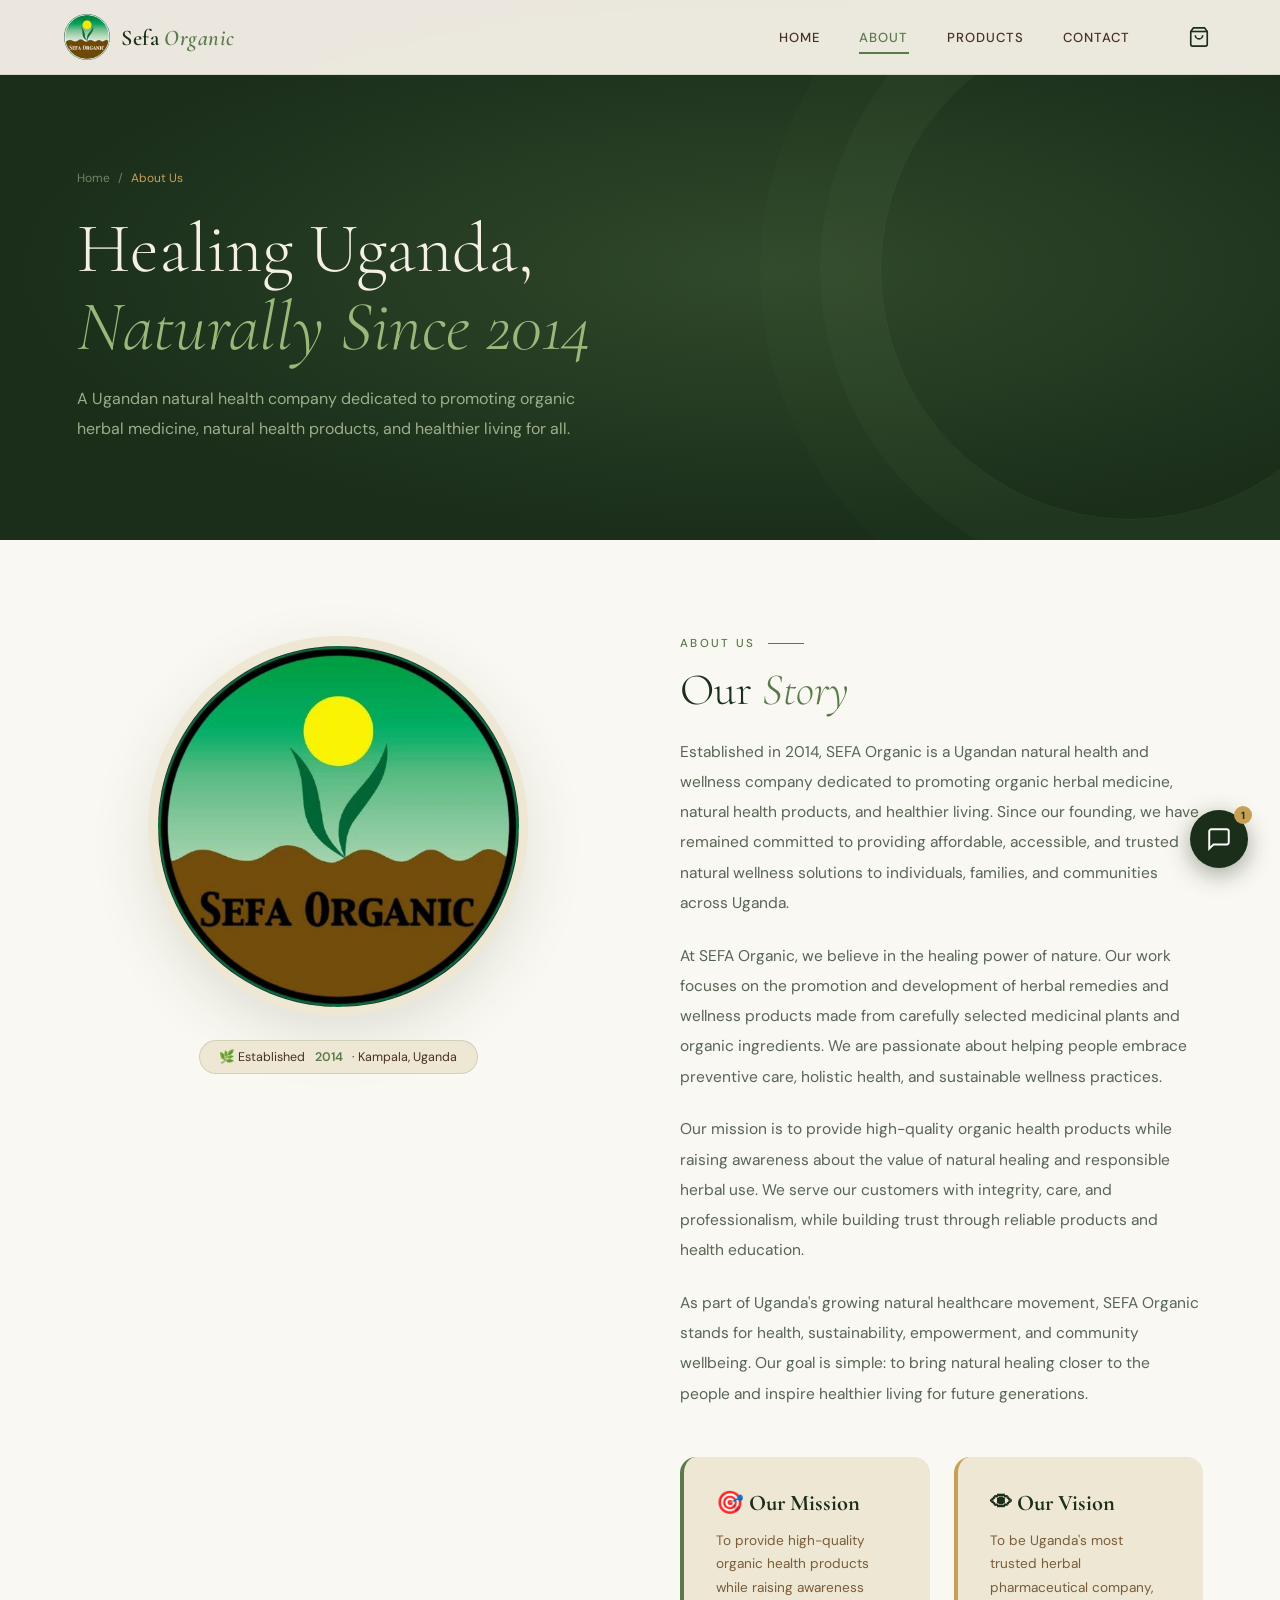
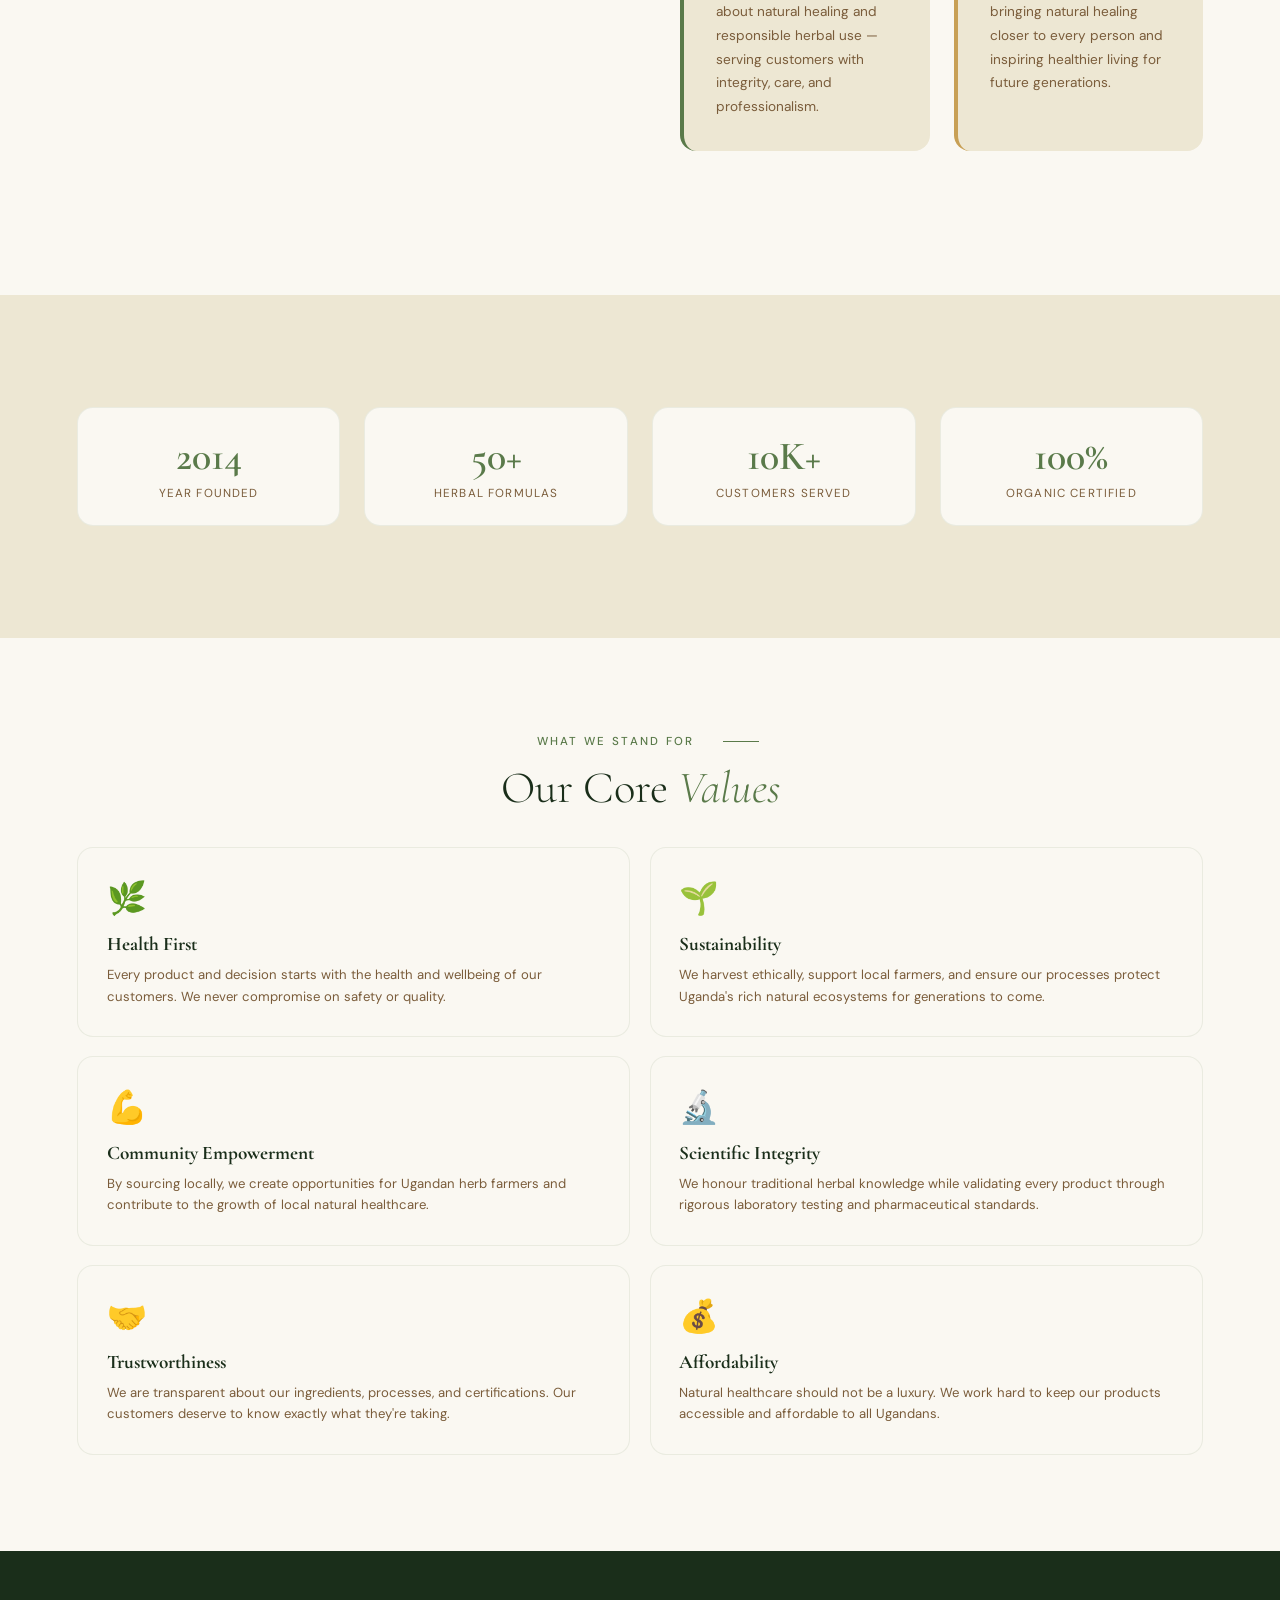
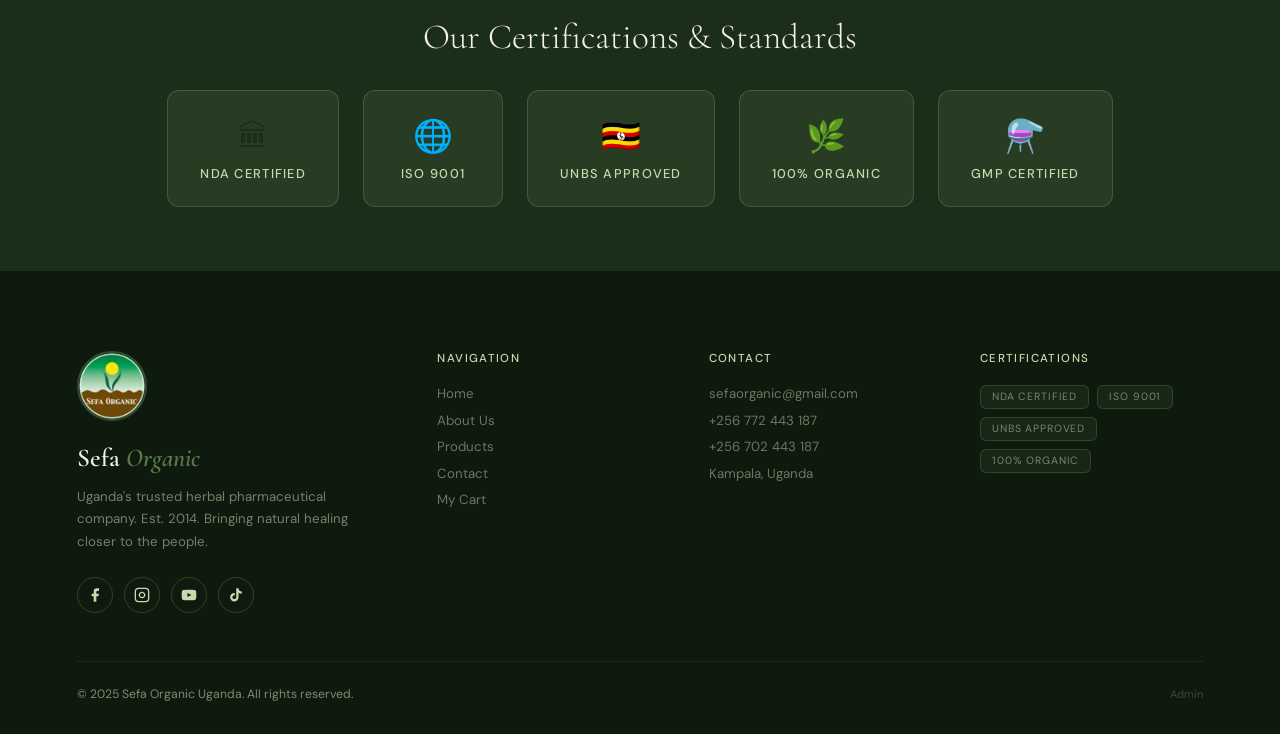
<file: about.html>
<!DOCTYPE html>
<html lang="en">
<head>
<meta charset="UTF-8">
<meta name="viewport" content="width=device-width, initial-scale=1.0">
<title>About Us — Sefa Organic Uganda</title>
<link rel="icon" type="image/jpeg" href="[data-uri]">
<link rel="stylesheet" href="style.css">
<style>
.about-hero { min-height:60vh; background:var(--forest); display:flex; align-items:center; position:relative; overflow:hidden; padding-top:var(--nav-h); }
.about-hero::before { content:''; position:absolute; inset:0; background:radial-gradient(ellipse at 60% 50%, rgba(90,122,74,0.35), transparent 70%); }
.about-hero::after { content:''; position:absolute; right:-100px; top:50%; transform:translateY(-50%); width:500px; height:500px; border-radius:50%; border:1px solid rgba(154,184,122,0.1); box-shadow:0 0 0 60px rgba(154,184,122,0.04), 0 0 0 120px rgba(154,184,122,0.02); }
.about-hero-inner { position:relative; z-index:2; padding:0 6vw; }
.about-hero h1 { font-family:'Cormorant Garamond',serif; font-size:clamp(3rem,5.5vw,5rem); font-weight:300; color:var(--cream); line-height:1.1; margin-bottom:1.2rem; animation:fadeUp 0.9s ease both; }
.about-hero h1 em { color:var(--leaf); font-style:italic; }
.about-hero p { font-size:1rem; color:rgba(200,216,176,0.75); max-width:520px; line-height:1.85; animation:fadeUp 0.9s 0.3s ease both; }
@keyframes fadeUp { from{opacity:0;transform:translateY(28px)} to{opacity:1;transform:none} }

.about-full-grid { display:grid; grid-template-columns:1fr 1fr; gap:5rem; align-items:start; }
.about-sticky { position:sticky; top:calc(var(--nav-h) + 2rem); }
.about-logo-display {
  width:100%; aspect-ratio:1; background:var(--parchment); border-radius:50%;
  display:flex; align-items:center; justify-content:center;
  box-shadow: 0 20px 60px rgba(26,46,26,0.12); overflow:hidden; max-width:380px; margin:0 auto;
}
.about-logo-display img { width:95%; height:95%; object-fit:contain; border-radius:50%; }
.about-est-badge {
  display:inline-flex; align-items:center; gap:0.6rem;
  background:var(--parchment); border:1px solid rgba(90,122,74,0.2);
  border-radius:50px; padding:0.5rem 1.2rem; margin-top:1.5rem;
  font-size:0.78rem; color:var(--earth);
}
.about-est-badge strong { color:var(--sage); font-weight:600; }

.prose p { font-size:0.97rem; line-height:1.95; color:rgba(26,46,26,0.73); margin-bottom:1.4rem; }

.mission-vision-grid { display:grid; grid-template-columns:1fr 1fr; gap:1.5rem; margin:3rem 0; }
.mv-card { background:var(--parchment); border-radius:16px; padding:2rem; border-left:4px solid; }
.mv-card.mission { border-color:var(--sage); }
.mv-card.vision { border-color:var(--gold); }
.mv-card h3 { font-family:'Cormorant Garamond',serif; font-size:1.4rem; color:var(--forest); margin-bottom:0.8rem; display:flex; align-items:center; gap:0.6rem; }
.mv-card p { font-size:0.85rem; line-height:1.75; color:var(--bark); }

.stats-about { display:grid; grid-template-columns:repeat(4,1fr); gap:1.5rem; margin:3rem 0; }
.stat-about { text-align:center; padding:1.5rem; background:var(--white); border-radius:16px; border:1px solid rgba(90,122,74,0.1); }
.stat-about-num { font-family:'Cormorant Garamond',serif; font-size:2.5rem; font-weight:600; color:var(--sage); }
.stat-about-label { font-size:0.73rem; text-transform:uppercase; letter-spacing:0.1em; color:var(--bark); margin-top:0.3rem; }

.values-section-grid { display:grid; grid-template-columns:repeat(2,1fr); gap:1.2rem; margin-top:2rem; }
.val-card { background:var(--white); border-radius:16px; padding:1.8rem; border:1px solid rgba(90,122,74,0.1); transition:all 0.3s; }
.val-card:hover { border-color:var(--sage); transform:translateY(-3px); box-shadow:0 10px 30px rgba(26,46,26,0.08); }
.val-icon { font-size:2rem; margin-bottom:0.8rem; }
.val-card h3 { font-family:'Cormorant Garamond',serif; font-size:1.2rem; color:var(--forest); margin-bottom:0.5rem; }
.val-card p { font-size:0.82rem; color:var(--bark); line-height:1.65; }

.team-section { background:var(--parchment); }
.cert-strip { background:var(--forest); padding:4rem 6vw; text-align:center; }
.cert-strip h2 { font-family:'Cormorant Garamond',serif; font-size:2.2rem; font-weight:300; color:var(--cream); margin-bottom:2rem; }
.certs-row { display:flex; justify-content:center; gap:1.5rem; flex-wrap:wrap; }
.cert-box { background:rgba(154,184,122,0.1); border:1px solid rgba(154,184,122,0.25); border-radius:12px; padding:1.5rem 2rem; text-align:center; min-width:140px; }
.cert-box-icon { font-size:2rem; margin-bottom:0.5rem; }
.cert-box-title { font-size:0.8rem; text-transform:uppercase; letter-spacing:0.1em; color:var(--mist); font-weight:500; }

@media(max-width:900px) {
  .about-full-grid { grid-template-columns:1fr; }
  .about-sticky { position:static; }
  .mission-vision-grid { grid-template-columns:1fr; }
  .stats-about { grid-template-columns:repeat(2,1fr); }
  .values-section-grid { grid-template-columns:1fr; }
}
</style>
</head>
<body>
<div id="nav-placeholder"></div>

<!-- HERO -->
<section class="about-hero">
  <div class="about-hero-inner">
    <div class="breadcrumb"><a href="index.html">Home</a> / <span>About Us</span></div>
    <h1>Healing Uganda,<br><em>Naturally Since 2014</em></h1>
    <p>A Ugandan natural health company dedicated to promoting organic herbal medicine, natural health products, and healthier living for all.</p>
  </div>
</section>

<!-- MAIN ABOUT CONTENT -->
<section class="section">
  <div class="about-full-grid">
    <div class="about-sticky reveal-left">
      <div class="about-logo-display">
        <img src="[data-uri]" alt="Sefa Organic Logo">
      </div>
      <div style="text-align:center">
        <div class="about-est-badge">🌿 Established <strong>2014</strong> · Kampala, Uganda</div>
      </div>
    </div>
    <div class="reveal-right">
      <div class="section-tag">About Us</div>
      <h2 class="section-title">Our <em>Story</em></h2>
      <div class="prose">
        <p>Established in 2014, SEFA Organic is a Ugandan natural health and wellness company dedicated to promoting organic herbal medicine, natural health products, and healthier living. Since our founding, we have remained committed to providing affordable, accessible, and trusted natural wellness solutions to individuals, families, and communities across Uganda.</p>
        <p>At SEFA Organic, we believe in the healing power of nature. Our work focuses on the promotion and development of herbal remedies and wellness products made from carefully selected medicinal plants and organic ingredients. We are passionate about helping people embrace preventive care, holistic health, and sustainable wellness practices.</p>
        <p>Our mission is to provide high-quality organic health products while raising awareness about the value of natural healing and responsible herbal use. We serve our customers with integrity, care, and professionalism, while building trust through reliable products and health education.</p>
        <p>As part of Uganda's growing natural healthcare movement, SEFA Organic stands for health, sustainability, empowerment, and community wellbeing. Our goal is simple: to bring natural healing closer to the people and inspire healthier living for future generations.</p>
      </div>

      <div class="mission-vision-grid">
        <div class="mv-card mission">
          <h3>🎯 Our Mission</h3>
          <p>To provide high-quality organic health products while raising awareness about natural healing and responsible herbal use — serving customers with integrity, care, and professionalism.</p>
        </div>
        <div class="mv-card vision">
          <h3>👁 Our Vision</h3>
          <p>To be Uganda's most trusted herbal pharmaceutical company, bringing natural healing closer to every person and inspiring healthier living for future generations.</p>
        </div>
      </div>
    </div>
  </div>
</section>

<!-- STATS -->
<section class="section-sm section-parchment">
  <div class="stats-about reveal">
    <div class="stat-about"><div class="stat-about-num">2014</div><div class="stat-about-label">Year Founded</div></div>
    <div class="stat-about"><div class="stat-about-num">50+</div><div class="stat-about-label">Herbal Formulas</div></div>
    <div class="stat-about"><div class="stat-about-num">10K+</div><div class="stat-about-label">Customers Served</div></div>
    <div class="stat-about"><div class="stat-about-num">100%</div><div class="stat-about-label">Organic Certified</div></div>
  </div>
</section>

<!-- VALUES -->
<section class="section">
  <div class="reveal" style="text-align:center;margin-bottom:1rem">
    <div class="section-tag" style="justify-content:center">&nbsp;&nbsp;&nbsp;What We Stand For&nbsp;&nbsp;&nbsp;</div>
    <h2 class="section-title">Our Core <em>Values</em></h2>
  </div>
  <div class="values-section-grid reveal">
    <div class="val-card"><div class="val-icon">🌿</div><h3>Health First</h3><p>Every product and decision starts with the health and wellbeing of our customers. We never compromise on safety or quality.</p></div>
    <div class="val-card"><div class="val-icon">🌱</div><h3>Sustainability</h3><p>We harvest ethically, support local farmers, and ensure our processes protect Uganda's rich natural ecosystems for generations to come.</p></div>
    <div class="val-card"><div class="val-icon">💪</div><h3>Community Empowerment</h3><p>By sourcing locally, we create opportunities for Ugandan herb farmers and contribute to the growth of local natural healthcare.</p></div>
    <div class="val-card"><div class="val-icon">🔬</div><h3>Scientific Integrity</h3><p>We honour traditional herbal knowledge while validating every product through rigorous laboratory testing and pharmaceutical standards.</p></div>
    <div class="val-card"><div class="val-icon">🤝</div><h3>Trustworthiness</h3><p>We are transparent about our ingredients, processes, and certifications. Our customers deserve to know exactly what they're taking.</p></div>
    <div class="val-card"><div class="val-icon">💰</div><h3>Affordability</h3><p>Natural healthcare should not be a luxury. We work hard to keep our products accessible and affordable to all Ugandans.</p></div>
  </div>
</section>

<!-- CERTIFICATIONS -->
<div class="cert-strip reveal">
  <h2>Our Certifications & Standards</h2>
  <div class="certs-row">
    <div class="cert-box"><div class="cert-box-icon">🏛</div><div class="cert-box-title">NDA Certified</div></div>
    <div class="cert-box"><div class="cert-box-icon">🌐</div><div class="cert-box-title">ISO 9001</div></div>
    <div class="cert-box"><div class="cert-box-icon">🇺🇬</div><div class="cert-box-title">UNBS Approved</div></div>
    <div class="cert-box"><div class="cert-box-icon">🌿</div><div class="cert-box-title">100% Organic</div></div>
    <div class="cert-box"><div class="cert-box-icon">⚗️</div><div class="cert-box-title">GMP Certified</div></div>
  </div>
</div>

<div id="footer-placeholder"></div>
<div id="chatbot-placeholder"></div>
<script src="images.js"></script>
<script src="shared.js"></script>
<script>
document.getElementById('nav-placeholder').innerHTML = renderHeader('About');
document.getElementById('footer-placeholder').innerHTML = renderFooter();
document.getElementById('chatbot-placeholder').innerHTML = renderChatbot();
updateCartBadge();
initReveal();
</script>
</body>
</html>
</file>
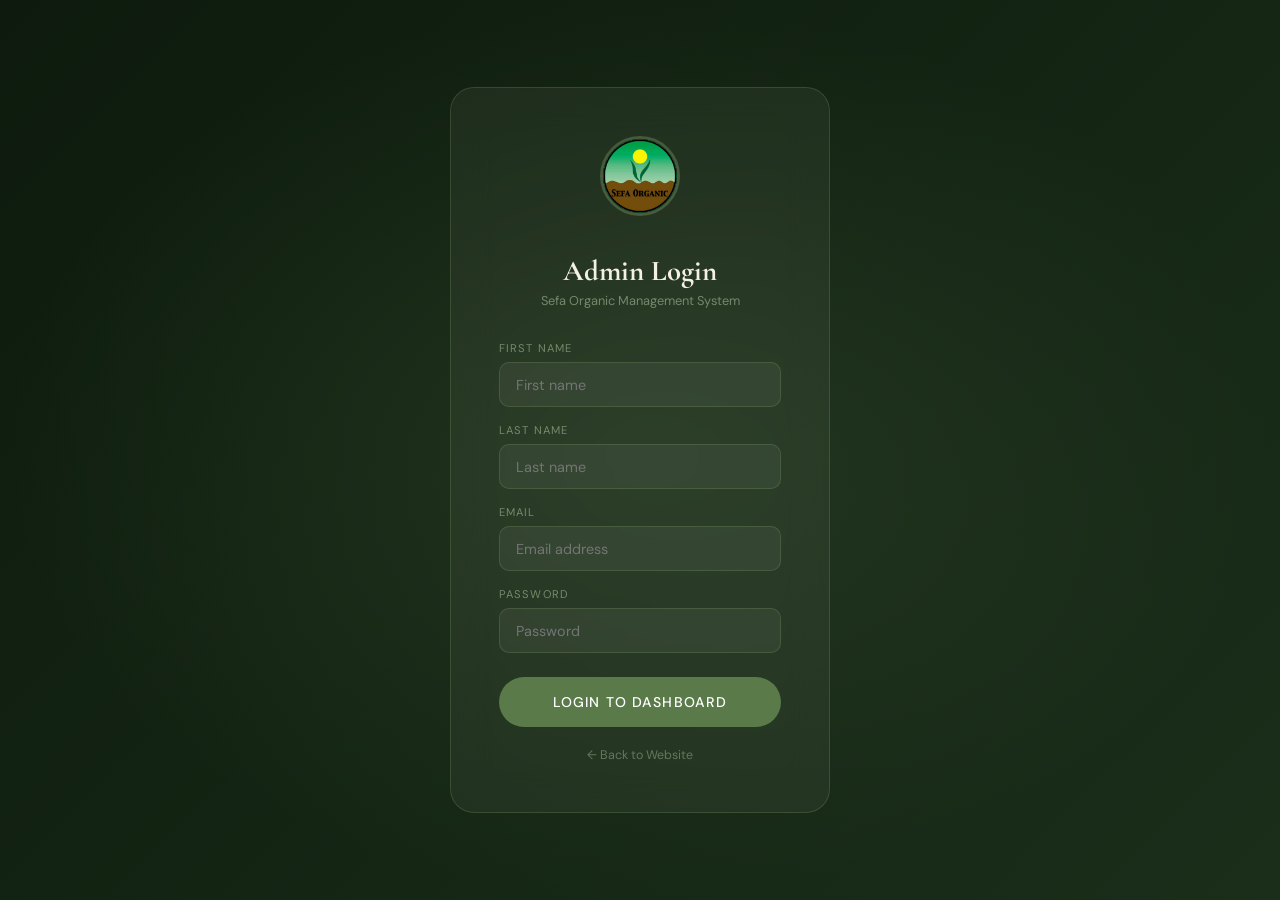
<file: admin.html>
<!DOCTYPE html>
<html lang="en">
<head>
<meta charset="UTF-8">
<meta name="viewport" content="width=device-width, initial-scale=1.0">
<title>Admin Dashboard — Sefa Organic</title>
<link rel="icon" type="image/jpeg" href="[data-uri]">
<link rel="stylesheet" href="style.css">
<style>
body { background:#0d1a0d; color:var(--cream); }
/* LOGIN SCREEN */
#login-screen {
  min-height:100vh; display:flex; align-items:center; justify-content:center;
  background:linear-gradient(135deg, #0d1a0d, #1a2e1a);
  position:relative; overflow:hidden;
}
#login-screen::before {
  content:''; position:absolute; inset:0;
  background:radial-gradient(ellipse at 50% 50%, rgba(90,122,74,0.2), transparent 70%);
}
.login-card {
  background:rgba(244,240,230,0.05); backdrop-filter:blur(20px);
  border:1px solid rgba(154,184,122,0.2); border-radius:24px;
  padding:3rem; width:380px; max-width:90%;
  position:relative; z-index:1;
  animation:loginFade 0.6s ease both;
}
@keyframes loginFade { from{opacity:0;transform:translateY(30px)} to{opacity:1;transform:none} }
.login-card .logo-wrap { text-align:center; margin-bottom:2rem; }
.login-card .logo-wrap img { width:80px; height:80px; border-radius:50%; object-fit:cover; border:3px solid rgba(154,184,122,0.3); }
.login-card h2 { font-family:'Cormorant Garamond',serif; font-size:1.8rem; color:var(--cream); text-align:center; margin-bottom:0.3rem; }
.login-card p { font-size:0.8rem; color:rgba(200,216,176,0.5); text-align:center; margin-bottom:2rem; }
.login-field { margin-bottom:1rem; }
.login-field label { display:block; font-size:0.7rem; text-transform:uppercase; letter-spacing:0.1em; color:rgba(200,216,176,0.5); margin-bottom:0.4rem; }
.login-field input {
  width:100%; padding:0.8rem 1rem; background:rgba(255,255,255,0.05);
  border:1px solid rgba(154,184,122,0.2); border-radius:10px;
  color:var(--cream); font-family:'DM Sans'; font-size:0.9rem; outline:none;
  transition:border-color 0.2s;
}
.login-field input:focus { border-color:var(--sage); }
.login-btn {
  width:100%; padding:1rem; background:var(--sage); color:white;
  border:none; border-radius:50px; font-family:'DM Sans';
  font-size:0.88rem; letter-spacing:0.08em; text-transform:uppercase;
  cursor:pointer; margin-top:0.5rem; transition:background 0.2s; font-weight:500;
}
.login-btn:hover { background:var(--herb); }
.login-error { color:#ff6b6b; font-size:0.8rem; text-align:center; margin-top:0.8rem; display:none; }

/* DASHBOARD */
#dashboard { display:none; }
.admin-nav {
  background:rgba(26,46,26,0.95); backdrop-filter:blur(12px);
  padding:1rem 3rem; display:flex; align-items:center; gap:2rem;
  border-bottom:1px solid rgba(154,184,122,0.15); position:sticky; top:0; z-index:100;
}
.admin-nav img { width:40px; height:40px; border-radius:50%; object-fit:cover; }
.admin-nav h1 { font-family:'Cormorant Garamond',serif; font-size:1.3rem; color:var(--cream); }
.admin-nav span { color:rgba(200,216,176,0.5); font-size:0.8rem; }
.logout-btn { margin-left:auto; background:transparent; border:1px solid rgba(154,184,122,0.3); color:rgba(200,216,176,0.7); padding:0.4rem 1rem; border-radius:50px; cursor:pointer; font-family:'DM Sans'; font-size:0.78rem; transition:all 0.2s; }
.logout-btn:hover { border-color:var(--sage); color:white; }
.admin-body { padding:2rem 3rem; max-width:1200px; margin:0 auto; }
.admin-tabs { display:flex; gap:0; margin-bottom:2rem; border-bottom:1px solid rgba(154,184,122,0.15); }
.admin-tab { padding:0.8rem 1.5rem; border:none; background:transparent; color:rgba(200,216,176,0.5); cursor:pointer; font-family:'DM Sans'; font-size:0.85rem; border-bottom:2px solid transparent; transition:all 0.2s; }
.admin-tab.active { color:var(--leaf); border-bottom-color:var(--sage); }
.admin-panel { display:none; }
.admin-panel.active { display:block; }

/* Stats */
.admin-stats { display:grid; grid-template-columns:repeat(4,1fr); gap:1.5rem; margin-bottom:2rem; }
.admin-stat { background:rgba(154,184,122,0.06); border:1px solid rgba(154,184,122,0.15); border-radius:16px; padding:1.5rem; }
.admin-stat-num { font-family:'Cormorant Garamond',serif; font-size:2.2rem; font-weight:600; color:var(--leaf); }
.admin-stat-label { font-size:0.75rem; text-transform:uppercase; letter-spacing:0.1em; color:rgba(200,216,176,0.5); margin-top:0.2rem; }

/* Product mgmt */
.admin-products-grid { display:grid; grid-template-columns:repeat(3,1fr); gap:1.5rem; }
.admin-product-card {
  background:rgba(154,184,122,0.05); border:1px solid rgba(154,184,122,0.15);
  border-radius:16px; padding:1.5rem; transition:border-color 0.2s;
}
.admin-product-card:hover { border-color:rgba(154,184,122,0.35); }
.admin-product-card h3 { font-family:'Cormorant Garamond',serif; font-size:1.1rem; color:var(--cream); margin-bottom:0.3rem; }
.admin-product-card .price { color:var(--gold); font-size:0.9rem; font-weight:500; margin-bottom:0.5rem; }
.stock-toggle { display:flex; align-items:center; gap:0.5rem; margin-top:0.8rem; }
.stock-toggle label { font-size:0.75rem; color:rgba(200,216,176,0.6); }
.toggle-switch { position:relative; width:44px; height:24px; }
.toggle-switch input { opacity:0; width:0; height:0; }
.toggle-slider { position:absolute; inset:0; border-radius:50px; background:rgba(200,60,60,0.5); cursor:pointer; transition:0.3s; }
.toggle-slider::before { content:''; position:absolute; left:3px; top:3px; width:18px; height:18px; border-radius:50%; background:white; transition:0.3s; }
.toggle-switch input:checked + .toggle-slider { background:var(--sage); }
.toggle-switch input:checked + .toggle-slider::before { transform:translateX(20px); }
.admin-action-row { display:flex; gap:0.5rem; margin-top:1rem; }
.admin-btn { padding:0.4rem 0.8rem; border-radius:50px; font-size:0.72rem; cursor:pointer; font-family:'DM Sans'; border:1px solid; transition:all 0.2s; text-transform:uppercase; letter-spacing:0.05em; }
.admin-btn.edit { background:rgba(90,122,74,0.2); color:var(--leaf); border-color:rgba(90,122,74,0.3); }
.admin-btn.edit:hover { background:var(--sage); color:white; }
.admin-btn.delete { background:rgba(200,60,60,0.15); color:#ff8080; border-color:rgba(200,60,60,0.3); }
.admin-btn.delete:hover { background:rgba(200,60,60,0.4); }
.add-product-btn { background:var(--sage); color:white; border:none; padding:0.8rem 1.8rem; border-radius:50px; cursor:pointer; font-family:'DM Sans'; font-size:0.83rem; transition:background 0.2s; margin-bottom:1.5rem; }
.add-product-btn:hover { background:var(--herb); }

/* Modal */
#product-modal { display:none; position:fixed; inset:0; background:rgba(0,0,0,0.7); z-index:9999; align-items:center; justify-content:center; overflow-y:auto; padding:2rem; }
.modal-card { background:#1a2e1a; border:1px solid rgba(154,184,122,0.2); border-radius:20px; padding:2.5rem; width:100%; max-width:540px; animation:loginFade 0.3s ease; }
.modal-card h3 { font-family:'Cormorant Garamond',serif; font-size:1.6rem; color:var(--cream); margin-bottom:1.5rem; }
.modal-field { margin-bottom:1rem; }
.modal-field label { display:block; font-size:0.7rem; text-transform:uppercase; letter-spacing:0.08em; color:rgba(200,216,176,0.5); margin-bottom:0.3rem; }
.modal-field input, .modal-field textarea, .modal-field select {
  width:100%; padding:0.75rem 1rem; background:rgba(255,255,255,0.06);
  border:1px solid rgba(154,184,122,0.2); border-radius:10px;
  color:var(--cream); font-family:'DM Sans'; font-size:0.88rem; outline:none;
}
.modal-field input:focus, .modal-field textarea:focus { border-color:var(--sage); }
.modal-btns { display:flex; gap:0.8rem; margin-top:1.5rem; }
.modal-save { flex:1; padding:0.9rem; background:var(--sage); color:white; border:none; border-radius:50px; cursor:pointer; font-family:'DM Sans'; font-size:0.85rem; font-weight:500; }
.modal-cancel { padding:0.9rem 1.5rem; background:transparent; color:rgba(200,216,176,0.5); border:1px solid rgba(154,184,122,0.2); border-radius:50px; cursor:pointer; font-family:'DM Sans'; font-size:0.85rem; }

@media(max-width:900px) {
  .admin-stats { grid-template-columns:repeat(2,1fr); }
  .admin-products-grid { grid-template-columns:1fr 1fr; }
  .admin-body { padding:1.5rem; }
  .admin-nav { padding:1rem 1.5rem; }
}
@media(max-width:600px) {
  .admin-products-grid { grid-template-columns:1fr; }
  .admin-stats { grid-template-columns:1fr 1fr; }
}
</style>
</head>
<body>
<!-- LOGIN -->
<div id="login-screen">
  <div class="login-card">
    <div class="logo-wrap"><img src="[data-uri]" alt="Sefa Organic"></div>
    <h2>Admin Login</h2>
    <p>Sefa Organic Management System</p>
    <div class="login-field"><label>First Name</label><input type="text" id="login-fname" placeholder="First name"></div>
    <div class="login-field"><label>Last Name</label><input type="text" id="login-lname" placeholder="Last name"></div>
    <div class="login-field"><label>Email</label><input type="email" id="login-email" placeholder="Email address"></div>
    <div class="login-field"><label>Password</label><input type="password" id="login-pass" placeholder="Password" onkeydown="if(event.key==='Enter')doLogin()"></div>
    <button class="login-btn" onclick="doLogin()">Login to Dashboard</button>
    <div class="login-error" id="login-error">Invalid credentials. Please try again.</div>
    <div style="text-align:center;margin-top:1rem"><a href="index.html" style="color:rgba(200,216,176,0.4);font-size:0.78rem;text-decoration:none;">← Back to Website</a></div>
  </div>
</div>

<!-- DASHBOARD -->
<div id="dashboard">
  <div class="admin-nav">
    <img src="[data-uri]" alt="">
    <div>
      <h1>Sefa Organic Admin</h1>
      <span>Management Dashboard</span>
    </div>
    <button class="logout-btn" onclick="doLogout()">Logout</button>
  </div>
  <div class="admin-body">
    <!-- TABS -->
    <div class="admin-tabs">
      <button class="admin-tab active" onclick="switchAdminTab('overview', this)">📊 Overview</button>
      <button class="admin-tab" onclick="switchAdminTab('products', this)">🌿 Products</button>
      <button class="admin-tab" onclick="switchAdminTab('settings', this)">⚙️ Settings</button>
    </div>

    <!-- OVERVIEW -->
    <div class="admin-panel active" id="panel-overview">
      <div class="admin-stats" id="admin-stats"></div>
      <div style="background:rgba(154,184,122,0.06);border:1px solid rgba(154,184,122,0.15);border-radius:16px;padding:2rem;margin-bottom:1.5rem">
        <h3 style="font-family:'Cormorant Garamond',serif;font-size:1.4rem;color:var(--cream);margin-bottom:1rem">Quick Actions</h3>
        <div style="display:flex;gap:1rem;flex-wrap:wrap">
          <button class="admin-btn edit" style="padding:0.7rem 1.4rem;font-size:0.8rem" onclick="switchAdminTab('products',null);document.getElementById('panel-products').querySelector('.add-product-btn').click()">+ Add New Product</button>
          <a href="products.html" target="_blank" class="admin-btn edit" style="padding:0.7rem 1.4rem;font-size:0.8rem;text-decoration:none">View Products Page ↗</a>
          <a href="index.html" target="_blank" class="admin-btn edit" style="padding:0.7rem 1.4rem;font-size:0.8rem;text-decoration:none">View Website ↗</a>
          <a href="https://wa.me/256772443187" target="_blank" class="admin-btn edit" style="padding:0.7rem 1.4rem;font-size:0.8rem;text-decoration:none">Open WhatsApp ↗</a>
        </div>
      </div>
      <div style="background:rgba(154,184,122,0.06);border:1px solid rgba(154,184,122,0.15);border-radius:16px;padding:2rem">
        <h3 style="font-family:'Cormorant Garamond',serif;font-size:1.4rem;color:var(--cream);margin-bottom:1rem">Company Info</h3>
        <div style="display:grid;grid-template-columns:repeat(2,1fr);gap:1rem;font-size:0.85rem;color:rgba(200,216,176,0.7)">
          <div><strong style="color:var(--leaf)">Email:</strong> sefaorganic@gmail.com</div>
          <div><strong style="color:var(--leaf)">Phone 1:</strong> +256 772 443 187</div>
          <div><strong style="color:var(--leaf)">Phone 2:</strong> +256 702 443 187</div>
          <div><strong style="color:var(--leaf)">Location:</strong> Kampala, Uganda</div>
          <div><strong style="color:var(--leaf)">Founded:</strong> 2014</div>
          <div><strong style="color:var(--leaf)">Status:</strong> <span style="color:var(--leaf)">✓ Active</span></div>
        </div>
      </div>
    </div>

    <!-- PRODUCTS -->
    <div class="admin-panel" id="panel-products">
      <div style="display:flex;justify-content:space-between;align-items:center;margin-bottom:1.5rem;flex-wrap:wrap;gap:1rem">
        <h2 style="font-family:'Cormorant Garamond',serif;font-size:1.8rem;color:var(--cream)">Product Management</h2>
        <button class="add-product-btn" onclick="openAddProduct()">+ Add New Product</button>
      </div>
      <div class="admin-products-grid" id="admin-products-grid"></div>
    </div>

    <!-- SETTINGS -->
    <div class="admin-panel" id="panel-settings">
      <div style="background:rgba(154,184,122,0.06);border:1px solid rgba(154,184,122,0.15);border-radius:16px;padding:2rem;max-width:500px">
        <h3 style="font-family:'Cormorant Garamond',serif;font-size:1.5rem;color:var(--cream);margin-bottom:1.5rem">Site Settings</h3>
        <div class="modal-field"><label>Company Name</label><input type="text" value="Sefa Organic" id="setting-name"></div>
        <div class="modal-field"><label>Contact Email</label><input type="email" value="sefaorganic@gmail.com" id="setting-email"></div>
        <div class="modal-field"><label>Primary Phone</label><input type="tel" value="+256 772 443 187" id="setting-phone"></div>
        <div class="modal-field"><label>Location</label><input type="text" value="Kampala, Uganda" id="setting-location"></div>
        <button class="modal-save" style="width:100%;margin-top:0.5rem" onclick="alert('Settings saved! Note: For a live website, connect this to a backend database.')">Save Settings</button>
        <div style="margin-top:2rem;padding-top:1.5rem;border-top:1px solid rgba(154,184,122,0.15)">
          <h4 style="color:rgba(200,216,176,0.6);font-size:0.8rem;text-transform:uppercase;letter-spacing:0.1em;margin-bottom:1rem">Danger Zone</h4>
          <button class="admin-btn delete" style="padding:0.7rem 1.2rem" onclick="if(confirm('Reset all products to defaults?')){localStorage.removeItem('sefa_products');location.reload();}">Reset Products to Defaults</button>
        </div>
      </div>
    </div>
  </div>
</div>

<!-- PRODUCT MODAL -->
<div id="product-modal">
  <div class="modal-card" style="max-width:600px;max-height:90vh;overflow-y:auto">
    <h3 id="modal-title">Add New Product</h3>
    <div class="modal-field"><label>Product Name</label><input type="text" id="p-name" placeholder="e.g. Sefa Organic Cream"></div>
    <div style="display:grid;grid-template-columns:1fr 1fr;gap:1rem">
      <div class="modal-field"><label>Price (UGX)</label><input type="number" id="p-price" placeholder="35000"></div>
      <div class="modal-field"><label>Unit / Size</label><input type="text" id="p-unit" placeholder="250ml jar"></div>
    </div>
    <div style="display:grid;grid-template-columns:1fr 1fr;gap:1rem">
      <div class="modal-field"><label>Herb / Ingredients</label><input type="text" id="p-herb" placeholder="Shea Butter & Extracts"></div>
      <div class="modal-field"><label>Category</label>
        <select id="p-category">
          <option>Skin Care</option><option>Herbal Tincture</option><option>Immunity</option>
          <option>Pain Relief</option><option>Blood Sugar</option><option>Respiratory</option>
          <option>Digestive</option><option>General Wellness</option>
        </select>
      </div>
    </div>
    <div style="display:grid;grid-template-columns:1fr 1fr;gap:1rem">
      <div class="modal-field"><label>Stock Quantity</label><input type="number" id="p-stock" placeholder="100" min="0"></div>
      <div class="modal-field"><label>Card Background Color</label><input type="color" id="p-color" value="#2d4a2d" style="height:44px;width:100%"></div>
    </div>
    <div class="modal-field"><label>Description</label><textarea id="p-desc" rows="3" placeholder="Product description..."></textarea></div>
    <div class="modal-field"><label>Benefits (one per line)</label><textarea id="p-benefits" rows="3" placeholder="Deep moisturisation&#10;Natural ingredients only&#10;Suitable for all skin types"></textarea></div>
    
    <!-- IMAGE MANAGEMENT -->
    <div class="modal-field">
      <label>Product Images (up to 4)</label>
      <div id="img-upload-area" style="border:2px dashed rgba(154,184,122,0.3);border-radius:12px;padding:1.2rem;text-align:center;cursor:pointer;transition:all 0.2s;margin-bottom:0.8rem" onclick="document.getElementById('img-file-input').click()" ondragover="event.preventDefault();this.style.borderColor='var(--sage)'" ondragleave="this.style.borderColor='rgba(154,184,122,0.3)'" ondrop="handleImgDrop(event)">
        <div style="font-size:2rem;margin-bottom:0.4rem">📷</div>
        <div style="font-size:0.82rem;color:rgba(200,216,176,0.6)">Click or drag &amp; drop images here</div>
        <div style="font-size:0.72rem;color:rgba(200,216,176,0.4);margin-top:0.3rem">PNG, JPG supported · Max 4 images</div>
      </div>
      <input type="file" id="img-file-input" accept="image/*" multiple style="display:none" onchange="handleImgUpload(this.files)">
      <div id="img-preview-grid" style="display:grid;grid-template-columns:repeat(4,1fr);gap:0.6rem"></div>
    </div>
    
    <input type="hidden" id="p-editing-id">
    <div class="modal-btns">
      <button class="modal-cancel" onclick="closeModal()">Cancel</button>
      <button class="modal-save" onclick="saveProduct()">Save Product</button>
    </div>
  </div>
</div>

<style>
.img-thumb-wrap { position:relative; aspect-ratio:1; border-radius:8px; overflow:hidden; border:1px solid rgba(154,184,122,0.2); }
.img-thumb-wrap img { width:100%; height:100%; object-fit:cover; }
.img-thumb-remove { position:absolute; top:3px; right:3px; width:20px; height:20px; background:rgba(200,60,60,0.85); border:none; border-radius:50%; color:white; font-size:0.7rem; cursor:pointer; display:flex; align-items:center; justify-content:center; line-height:1; }
.img-placeholder { aspect-ratio:1; border-radius:8px; border:1px dashed rgba(154,184,122,0.15); display:flex; align-items:center; justify-content:center; font-size:1.5rem; opacity:0.3; cursor:pointer; }
</style>

<script src="images.js"></script>
<script src="shared.js"></script>
<script>
// AUTH
const ADMIN_FNAME = 'admin';
const ADMIN_LNAME = 'admin';
const ADMIN_EMAIL = 'mulwanacalvin6@gmail.com';
const ADMIN_PASS = 'adminofsefa2014';

function doLogin() {
  const fname = document.getElementById('login-fname').value.trim().toLowerCase();
  const lname = document.getElementById('login-lname').value.trim().toLowerCase();
  const email = document.getElementById('login-email').value.trim().toLowerCase();
  const pass = document.getElementById('login-pass').value.trim();
  const errEl = document.getElementById('login-error');

  let errorMsg = '';
  if(fname !== ADMIN_FNAME) errorMsg = 'First name is incorrect.';
  else if(lname !== ADMIN_LNAME) errorMsg = 'Last name is incorrect.';
  else if(email !== ADMIN_EMAIL) errorMsg = 'Email address is incorrect.';
  else if(pass !== ADMIN_PASS) errorMsg = 'Password is incorrect.';

  if(!errorMsg) {
    sessionStorage.setItem('sefa_admin', '1');
    errEl.style.display = 'none';
    document.getElementById('login-screen').style.display = 'none';
    document.getElementById('dashboard').style.display = 'block';
    renderDashboard();
  } else {
    errEl.textContent = '❌ ' + errorMsg;
    errEl.style.display = 'block';
    document.getElementById('login-pass').value = '';
  }
}

function doLogout() {
  sessionStorage.removeItem('sefa_admin');
  document.getElementById('login-screen').style.display='flex';
  document.getElementById('dashboard').style.display='none';
}

// Check if already logged in
if(sessionStorage.getItem('sefa_admin')) {
  document.getElementById('login-screen').style.display='none';
  document.getElementById('dashboard').style.display='block';
  // Render after shared.js loads
}

function renderDashboard() {
  const products = initProducts ? initProducts() : getProducts();
  const inStock = products.filter(p=>p.inStock).length;
  const totalVal = products.reduce((s,p)=>s+(p.stockQty*p.price),0);
  
  document.getElementById('admin-stats').innerHTML = `
    <div class="admin-stat"><div class="admin-stat-num">${products.length}</div><div class="admin-stat-label">Total Products</div></div>
    <div class="admin-stat"><div class="admin-stat-num">${inStock}</div><div class="admin-stat-label">In Stock</div></div>
    <div class="admin-stat"><div class="admin-stat-num">${products.length-inStock}</div><div class="admin-stat-label">Out of Stock</div></div>
    <div class="admin-stat"><div class="admin-stat-num">UGX ${(totalVal/1000000).toFixed(1)}M</div><div class="admin-stat-label">Inventory Value</div></div>
  `;
  renderAdminProducts();
}

function renderAdminProducts() {
  const products = getProducts();
  const grid = document.getElementById('admin-products-grid');
  grid.innerHTML = products.map(p => `
    <div class="admin-product-card">
      <div style="width:100%;height:100px;background:${p.color};border-radius:10px;overflow:hidden;margin-bottom:0.8rem;display:flex;align-items:center;justify-content:center">
        ${p.images && p.images[0] ? `<img src="${p.images[0]}" style="width:100%;height:100%;object-fit:cover">` : '<span style="font-size:2rem">🌿</span>'}
      </div>
      <h3>${p.name}</h3>
      <div class="price">UGX ${p.price.toLocaleString()} / ${p.unit}</div>
      <div style="font-size:0.75rem;color:rgba(200,216,176,0.5)">${p.herb}</div>
      <div style="font-size:0.75rem;color:rgba(200,216,176,0.5);margin-top:0.2rem">Stock: ${p.stockQty} units</div>
      <div class="stock-toggle">
        <label class="toggle-switch">
          <input type="checkbox" ${p.inStock?'checked':''} onchange="toggleStock(${p.id}, this.checked)">
          <span class="toggle-slider"></span>
        </label>
        <label>${p.inStock?'In Stock':'Out of Stock'}</label>
      </div>
      <div class="admin-action-row">
        <button class="admin-btn edit" onclick="openEditProduct(${p.id})">✎ Edit</button>
        <button class="admin-btn delete" onclick="deleteProduct(${p.id})">✕ Delete</button>
      </div>
    </div>
  `).join('');
}

function switchAdminTab(name, btn) {
  document.querySelectorAll('.admin-panel').forEach(p=>p.classList.remove('active'));
  document.querySelectorAll('.admin-tab').forEach(b=>b.classList.remove('active'));
  document.getElementById('panel-'+name).classList.add('active');
  if(btn) btn.classList.add('active');
  else document.querySelectorAll('.admin-tab')[name==='overview'?0:name==='products'?1:2].classList.add('active');
}

function toggleStock(id, inStock) {
  const products = initProducts ? initProducts() : getProducts();
  const p = products.find(x=>x.id===id);
  if(p) { p.inStock=inStock; saveProducts(products); renderAdminProducts(); renderDashboard(); }
}

function deleteProduct(id) {
  if(!confirm('Delete this product? This cannot be undone.')) return;
  let products = initProducts ? initProducts() : getProducts();
  products = products.filter(p=>p.id!==id);
  saveProducts(products);
  renderAdminProducts();
  renderDashboard();
}

function openAddProduct() {
  document.getElementById('modal-title').textContent = 'Add New Product';
  ['p-name','p-herb','p-desc','p-benefits'].forEach(id=>document.getElementById(id).value='');
  document.getElementById('p-price').value='';
  document.getElementById('p-unit').value='';
  document.getElementById('p-stock').value='100';
  document.getElementById('p-color').value='#2d4a2d';
  document.getElementById('p-editing-id').value='';
  currentModalImages = [];
  renderImgPreviews();
  document.getElementById('product-modal').style.display='flex';
}

function openEditProduct(id) {
  const products = getProducts();
  const p = products.find(x=>x.id===id);
  if(!p) return;
  document.getElementById('modal-title').textContent = 'Edit Product';
  document.getElementById('p-name').value = p.name;
  document.getElementById('p-price').value = p.price;
  document.getElementById('p-unit').value = p.unit;
  document.getElementById('p-herb').value = p.herb || '';
  document.getElementById('p-category').value = p.category;
  document.getElementById('p-stock').value = p.stockQty;
  document.getElementById('p-color').value = p.color || '#2d4a2d';
  document.getElementById('p-desc').value = p.description || '';
  document.getElementById('p-benefits').value = (p.benefits||[]).join('\n');
  document.getElementById('p-editing-id').value = id;
  // Load existing images
  currentModalImages = (p.images && p.images.length > 0) ? [...p.images] : [];
  renderImgPreviews();
  document.getElementById('product-modal').style.display='flex';
}

function closeModal() {
  document.getElementById('product-modal').style.display='none';
}

// Image store for current modal
let currentModalImages = [];

function handleImgUpload(files) {
  const remaining = 4 - currentModalImages.length;
  const toLoad = Math.min(files.length, remaining);
  let loaded = 0;
  for(let i = 0; i < toLoad; i++) {
    const reader = new FileReader();
    reader.onload = function(e) {
      currentModalImages.push(e.target.result);
      loaded++;
      if(loaded === toLoad) renderImgPreviews();
    };
    reader.readAsDataURL(files[i]);
  }
  if(files.length > remaining) alert('Maximum 4 images allowed. Only the first ' + remaining + ' were added.');
}

function handleImgDrop(e) {
  e.preventDefault();
  document.getElementById('img-upload-area').style.borderColor = 'rgba(154,184,122,0.3)';
  handleImgUpload(e.dataTransfer.files);
}

function removeImg(idx) {
  currentModalImages.splice(idx, 1);
  renderImgPreviews();
}

function renderImgPreviews() {
  const grid = document.getElementById('img-preview-grid');
  let html = '';
  currentModalImages.forEach((src, i) => {
    html += `<div class="img-thumb-wrap">
      <img src="${src}" alt="Product image ${i+1}">
      <button class="img-thumb-remove" onclick="removeImg(${i})" title="Remove">✕</button>
    </div>`;
  });
  // Empty slots
  for(let i = currentModalImages.length; i < 4; i++) {
    html += `<div class="img-placeholder" onclick="document.getElementById('img-file-input').click()">+</div>`;
  }
  grid.innerHTML = html;
}

function saveProduct() {
  const name = document.getElementById('p-name').value.trim();
  const price = parseInt(document.getElementById('p-price').value);
  const unit = document.getElementById('p-unit').value.trim();
  const herb = document.getElementById('p-herb').value.trim();
  const category = document.getElementById('p-category').value;
  const stockQty = parseInt(document.getElementById('p-stock').value)||0;
  const color = document.getElementById('p-color').value;
  const description = document.getElementById('p-desc').value.trim();
  const benefits = document.getElementById('p-benefits').value.split('\n').filter(b=>b.trim());
  const editingId = document.getElementById('p-editing-id').value;
  
  if(!name || !price || !unit) { alert('Please fill in name, price, and unit.'); return; }
  
  let products = getProducts();
  
  if(editingId) {
    const idx = products.findIndex(p=>p.id===parseInt(editingId));
    if(idx>=0) {
      products[idx] = {...products[idx], name, price, unit, herb, category, stockQty, color, description, benefits, inStock:stockQty>0};
      if(currentModalImages.length > 0) products[idx].images = currentModalImages;
    }
  } else {
    const newId = Math.max(...products.map(p=>p.id), 0) + 1;
    products.push({id:newId, name, price, unit, herb, category, stockQty, inStock:stockQty>0, color, description, benefits, images:currentModalImages, reviews:[]});
  }
  
  saveProducts(products);
  closeModal();
  renderAdminProducts();
  renderDashboard();
}

// Close modal on backdrop click
document.getElementById('product-modal').addEventListener('click', function(e) {
  if(e.target === this) closeModal();
});

// Initialize if logged in
if(sessionStorage.getItem('sefa_admin')) {
  setTimeout(renderDashboard, 100);
}
</script>
</body>
</html>
</file>
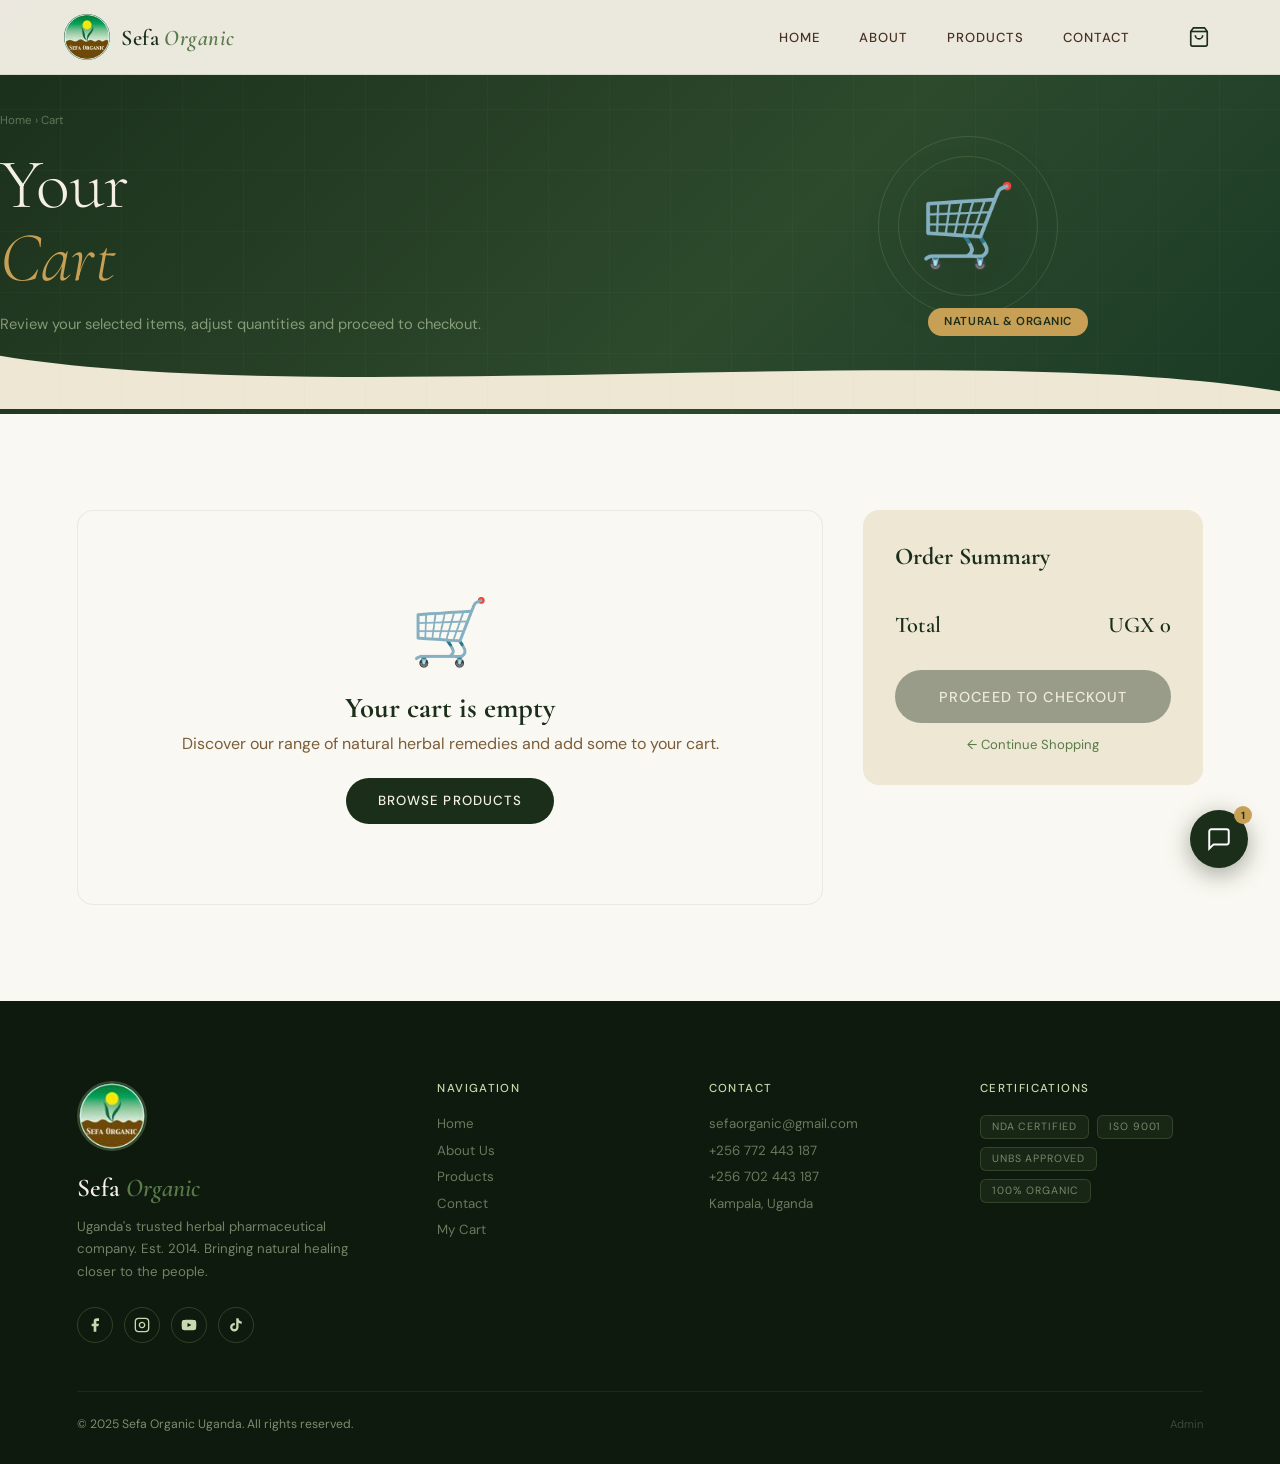
<file: cart.html>
<!DOCTYPE html>
<html lang="en">
<head>
<meta charset="UTF-8">
<meta name="viewport" content="width=device-width, initial-scale=1.0">
<title>Cart — Sefa Organic Uganda</title>
<link rel="icon" type="image/jpeg" href="[data-uri]">
<link rel="stylesheet" href="style.css">
<style>
.cart-layout { display:grid; grid-template-columns:1fr 340px; gap:2.5rem; align-items:start; }
.cart-items { background:var(--white); border-radius:16px; overflow:hidden; border:1px solid rgba(90,122,74,0.1); }
.cart-header-row { display:grid; grid-template-columns:2fr 1fr 1fr 1fr auto; gap:1rem; padding:1rem 1.5rem; background:var(--parchment); font-size:0.72rem; text-transform:uppercase; letter-spacing:0.1em; color:var(--bark); font-weight:500; align-items:center; }
.cart-item-row { display:grid; grid-template-columns:2fr 1fr 1fr 1fr auto; gap:1rem; padding:1.2rem 1.5rem; border-top:1px solid rgba(90,122,74,0.08); align-items:center; transition:background 0.2s; }
.cart-item-row:hover { background:rgba(244,240,230,0.5); }
.cart-item-name { font-family:'Cormorant Garamond',serif; font-size:1.1rem; color:var(--forest); }
.cart-item-herb { font-size:0.73rem; color:var(--sage); font-style:italic; }
.cart-item-price { font-size:0.9rem; color:var(--earth); font-weight:500; }
.qty-ctrl { display:flex; align-items:center; gap:0; border:1px solid rgba(90,122,74,0.2); border-radius:50px; width:fit-content; }
.qty-ctrl button { width:30px; height:30px; border:none; background:transparent; cursor:pointer; font-size:1rem; color:var(--forest); transition:background 0.2s; border-radius:50%; }
.qty-ctrl button:hover { background:rgba(90,122,74,0.1); }
.qty-ctrl span { padding:0 0.5rem; font-size:0.9rem; min-width:28px; text-align:center; }
.item-total { font-family:'Cormorant Garamond',serif; font-size:1.1rem; font-weight:600; color:var(--forest); }
.remove-btn { width:28px; height:28px; border:none; background:transparent; cursor:pointer; color:#cc4444; border-radius:50%; display:flex; align-items:center; justify-content:center; transition:background 0.2s; font-size:1.1rem; }
.remove-btn:hover { background:rgba(200,60,60,0.1); }
.cart-empty { text-align:center; padding:5rem 2rem; }
.cart-empty-icon { font-size:4rem; margin-bottom:1rem; }
.cart-empty p { color:var(--bark); margin-bottom:1.5rem; }

.order-summary { background:var(--parchment); border-radius:16px; padding:2rem; position:sticky; top:calc(var(--nav-h)+1.5rem); }
.order-summary h3 { font-family:'Cormorant Garamond',serif; font-size:1.5rem; color:var(--forest); margin-bottom:1.5rem; }
.summary-row { display:flex; justify-content:space-between; align-items:center; padding:0.5rem 0; font-size:0.88rem; color:var(--earth); border-bottom:1px solid rgba(90,122,74,0.1); }
.summary-row.total { font-family:'Cormorant Garamond',serif; font-size:1.4rem; font-weight:600; color:var(--forest); border-bottom:none; padding-top:1rem; margin-top:0.5rem; }
.checkout-btn { display:block; width:100%; padding:1.1rem; background:var(--forest); color:var(--cream); border:none; border-radius:50px; font-family:'DM Sans'; font-size:0.9rem; letter-spacing:0.08em; text-transform:uppercase; cursor:pointer; margin-top:1.5rem; transition:background 0.2s; text-align:center; text-decoration:none; font-weight:500; }
.checkout-btn:hover { background:var(--sage); }
.continue-btn { display:block; text-align:center; margin-top:0.8rem; font-size:0.82rem; color:var(--sage); text-decoration:none; }
.continue-btn:hover { text-decoration:underline; }
@media(max-width:800px) {
  .cart-layout { grid-template-columns:1fr; }
  .order-summary { position:static; }
  .cart-header-row { display:none; }
  .cart-item-row { grid-template-columns:1fr auto; gap:0.5rem; }
  .cart-item-row > :not(:first-child):not(:last-child) { grid-column:1; }
}
</style>
</head>
<body>
<div id="nav-placeholder"></div>

<section class="cart-hero page-content">
  <div class="cart-hero-track"></div>
  <div class="cart-hero-inner">
    <div class="carthero-left">
      <div class="ch-breadcrumb"><a href="index.html">Home</a> › <span>Cart</span></div>
      <h1>Your<br><em>Cart</em></h1>
      <p>Review your selected items, adjust quantities and proceed to checkout.</p>
    </div>
    <div class="carthero-right">
      <div class="cart-hero-visual">
        <div class="chv-bag">🛒</div>
        <div class="chv-ring chv-r1"></div>
        <div class="chv-ring chv-r2"></div>
        <div class="chv-tag">Natural &amp; Organic</div>
      </div>
    </div>
  </div>
  <div class="ph-wave"><svg viewBox="0 0 1440 80" preserveAspectRatio="none"><path fill="#ede7d3" d="M0,20 C360,80 1080,0 1440,60 L1440,80 L0,80 Z"/></svg></div>
</section>
<style>
.cart-hero {
  background: linear-gradient(135deg, #1a2e1a 0%, #2d4a2d 60%, #1a3a25 100%);
  min-height:46vh; position:relative; overflow:hidden; display:flex; flex-direction:column; justify-content:flex-end;
}
.cart-hero-track {
  position:absolute; inset:0;
  background: repeating-linear-gradient(90deg, transparent 0px, transparent 60px, rgba(154,184,122,0.04) 60px, rgba(154,184,122,0.04) 61px),
              repeating-linear-gradient(0deg, transparent 0px, transparent 60px, rgba(154,184,122,0.04) 60px, rgba(154,184,122,0.04) 61px);
}
.cart-hero-inner { display:grid; grid-template-columns:1fr 1fr; gap:2rem; padding:calc(var(--nav-h)+2rem) 6vw 4rem; position:relative; z-index:2; align-items:center; }
.ch-breadcrumb { font-size:0.72rem; color:rgba(200,216,176,0.4); margin-bottom:1.2rem; }
.ch-breadcrumb a { color:rgba(200,216,176,0.4); text-decoration:none; }
.cart-hero h1 { font-family:'Cormorant Garamond',serif; font-size:clamp(3rem,5.5vw,5rem); font-weight:300; color:var(--cream); line-height:1.05; margin-bottom:1rem; animation:fadeUp 0.8s ease both; }
.cart-hero h1 em { color:var(--gold); font-style:italic; }
.cart-hero p { font-size:0.92rem; color:rgba(200,216,176,0.6); line-height:1.8; animation:fadeUp 0.8s 0.2s ease both; }
.carthero-right { display:flex; align-items:center; justify-content:center; }
.cart-hero-visual { position:relative; width:200px; height:200px; display:flex; align-items:center; justify-content:center; }
.chv-bag { font-size:5rem; animation:floatA 3s ease-in-out infinite; filter:drop-shadow(0 10px 30px rgba(0,0,0,0.3)); }
.chv-ring { position:absolute; border-radius:50%; border:1px solid rgba(154,184,122,0.2); }
.chv-r1 { width:140px; height:140px; animation:ringPulse 3s ease-in-out infinite; }
.chv-r2 { width:180px; height:180px; animation:ringPulse 3s 1s ease-in-out infinite; }
@keyframes ringPulse { 0%,100%{transform:scale(1);opacity:0.5} 50%{transform:scale(1.1);opacity:0.15} }
.chv-tag { position:absolute; bottom:-10px; right:-20px; background:var(--gold); color:var(--forest); padding:0.4rem 1rem; border-radius:50px; font-size:0.72rem; font-weight:600; text-transform:uppercase; letter-spacing:0.05em; animation:floatB 4s ease-in-out infinite; }
@media(max-width:800px) { .cart-hero-inner{grid-template-columns:1fr;} .carthero-right{display:none;} }
</style>

<section class="section">
  <div class="cart-layout">
    <div>
      <div id="cart-container"></div>
    </div>
    <div class="order-summary" id="order-summary">
      <h3>Order Summary</h3>
      <div id="summary-rows"></div>
      <div class="summary-row total"><span>Total</span><span id="cart-total">UGX 0</span></div>
      <a href="checkout.html" class="checkout-btn" id="checkout-btn">Proceed to Checkout</a>
      <a href="products.html" class="continue-btn">← Continue Shopping</a>
    </div>
  </div>
</section>

<div id="footer-placeholder"></div>
<div id="chatbot-placeholder"></div>

<script src="images.js"></script>
<script src="shared.js"></script>
<script>
document.getElementById('nav-placeholder').innerHTML = renderHeader('');
document.getElementById('footer-placeholder').innerHTML = renderFooter();
document.getElementById('chatbot-placeholder').innerHTML = renderChatbot();
updateCartBadge();

function renderCart() {
  const cart = getCart();
  const container = document.getElementById('cart-container');
  const products = initProducts ? initProducts() : getProducts();
  
  if(cart.length === 0) {
    container.innerHTML = `
      <div class="cart-items">
        <div class="cart-empty">
          <div class="cart-empty-icon">🛒</div>
          <h3 style="font-family:'Cormorant Garamond',serif;font-size:1.8rem;color:var(--forest);margin-bottom:0.5rem">Your cart is empty</h3>
          <p>Discover our range of natural herbal remedies and add some to your cart.</p>
          <a href="products.html" class="btn-primary">Browse Products</a>
        </div>
      </div>`;
    document.getElementById('summary-rows').innerHTML = '';
    document.getElementById('cart-total').textContent = 'UGX 0';
    document.getElementById('checkout-btn').style.opacity = '0.4';
    document.getElementById('checkout-btn').style.pointerEvents = 'none';
    return;
  }
  
  document.getElementById('checkout-btn').style.opacity = '';
  document.getElementById('checkout-btn').style.pointerEvents = '';
  
  let subtotal = 0;
  cart.forEach(item => { subtotal += item.price * item.qty; });
  
  container.innerHTML = `
    <div class="cart-items">
      <div class="cart-header-row">
        <div>Product</div><div>Price</div><div>Quantity</div><div>Total</div><div></div>
      </div>
      ${cart.map(item => `
        <div class="cart-item-row">
          <div>
            <div class="cart-item-name">${item.name}</div>
            <div class="cart-item-herb">per ${item.unit}</div>
          </div>
          <div class="cart-item-price">UGX ${item.price.toLocaleString()}</div>
          <div>
            <div class="qty-ctrl">
              <button onclick="updateQty(${item.id}, -1)">−</button>
              <span>${item.qty}</span>
              <button onclick="updateQty(${item.id}, 1)">+</button>
            </div>
          </div>
          <div class="item-total">UGX ${(item.price * item.qty).toLocaleString()}</div>
          <button class="remove-btn" onclick="removeItem(${item.id})" title="Remove">✕</button>
        </div>
      `).join('')}
    </div>`;
  
  document.getElementById('summary-rows').innerHTML = `
    ${cart.map(item => `<div class="summary-row"><span>${item.name} x${item.qty}</span><span>UGX ${(item.price*item.qty).toLocaleString()}</span></div>`).join('')}
    <div class="summary-row"><span>Delivery</span><span style="color:var(--sage)">Calculated at checkout</span></div>
  `;
  document.getElementById('cart-total').textContent = 'UGX ' + subtotal.toLocaleString();
}

function updateQty(id, delta) {
  const cart = getCart();
  const item = cart.find(i=>i.id===id);
  if(!item) return;
  item.qty = Math.max(1, item.qty + delta);
  saveCart(cart);
  renderCart();
}

function removeItem(id) {
  let cart = getCart();
  cart = cart.filter(i => i.id !== id);
  saveCart(cart);
  renderCart();
}

renderCart();
</script>
</body>
</html>
</file>
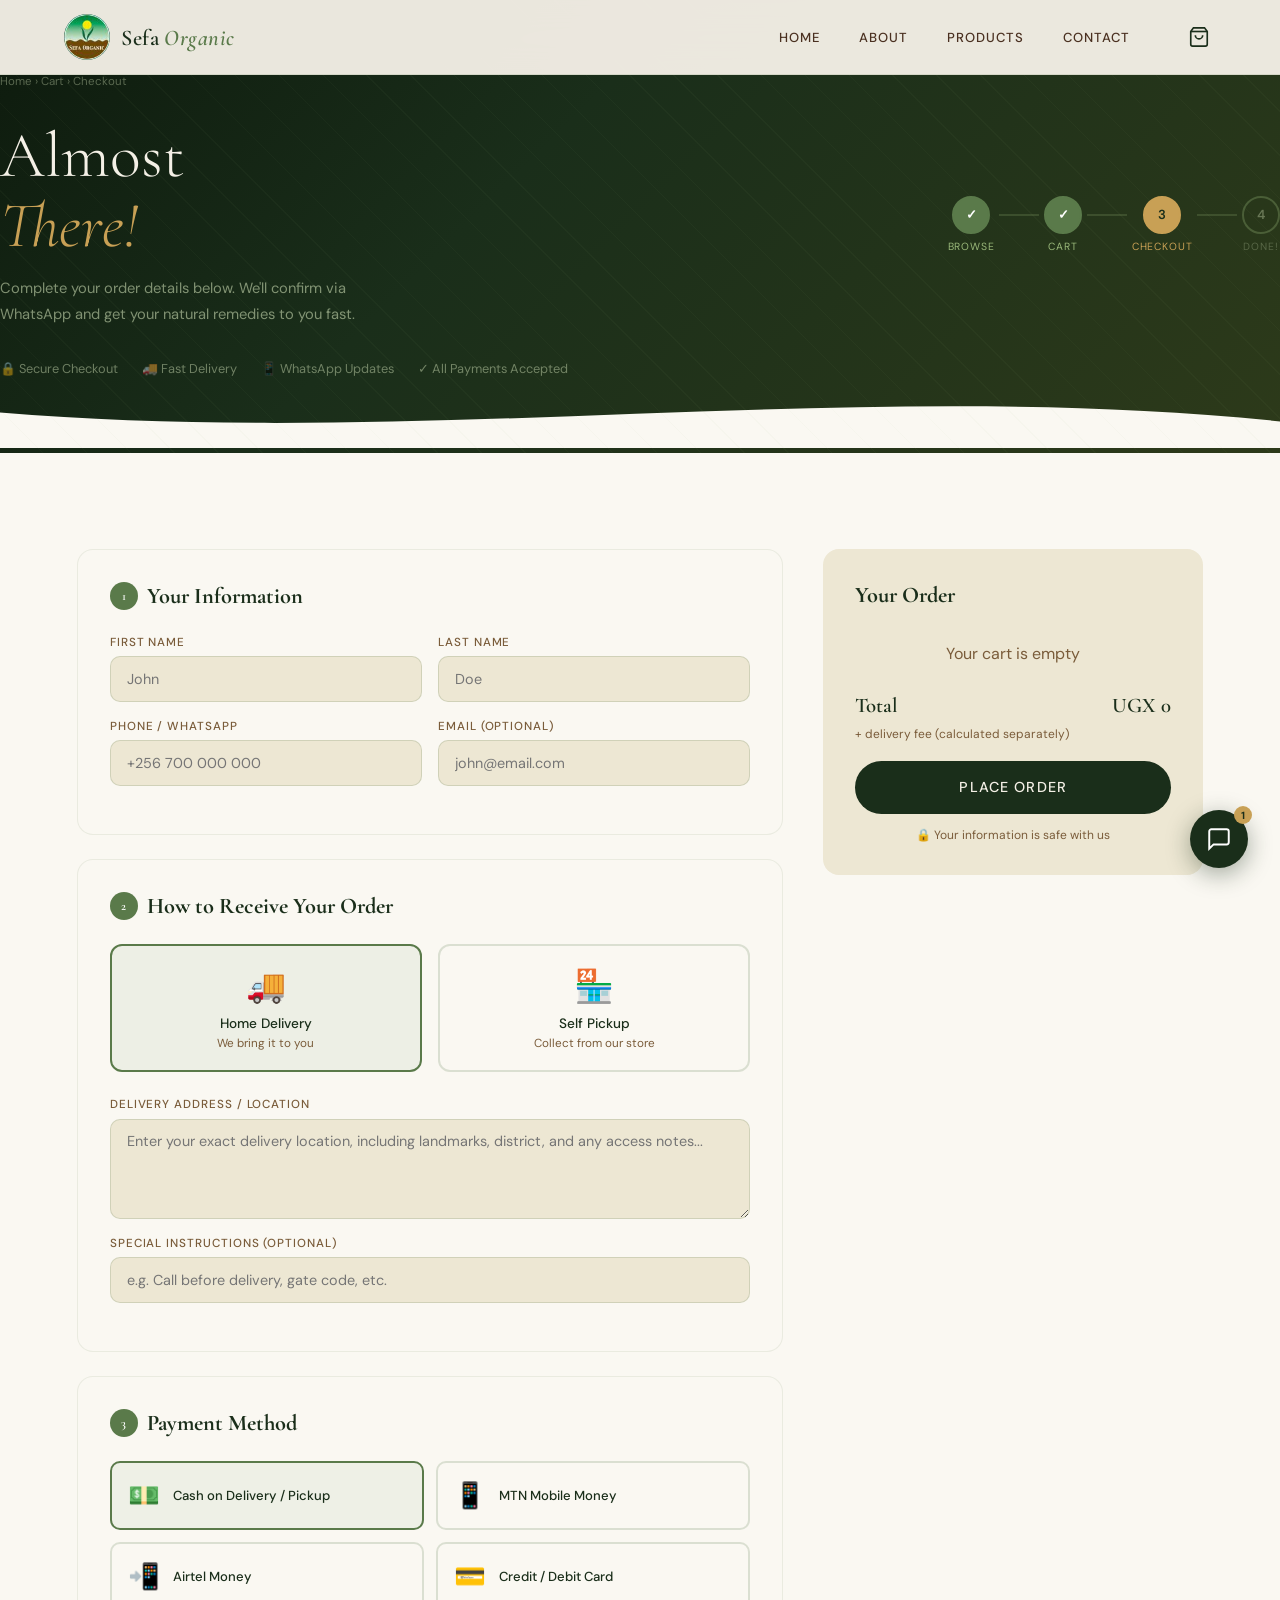
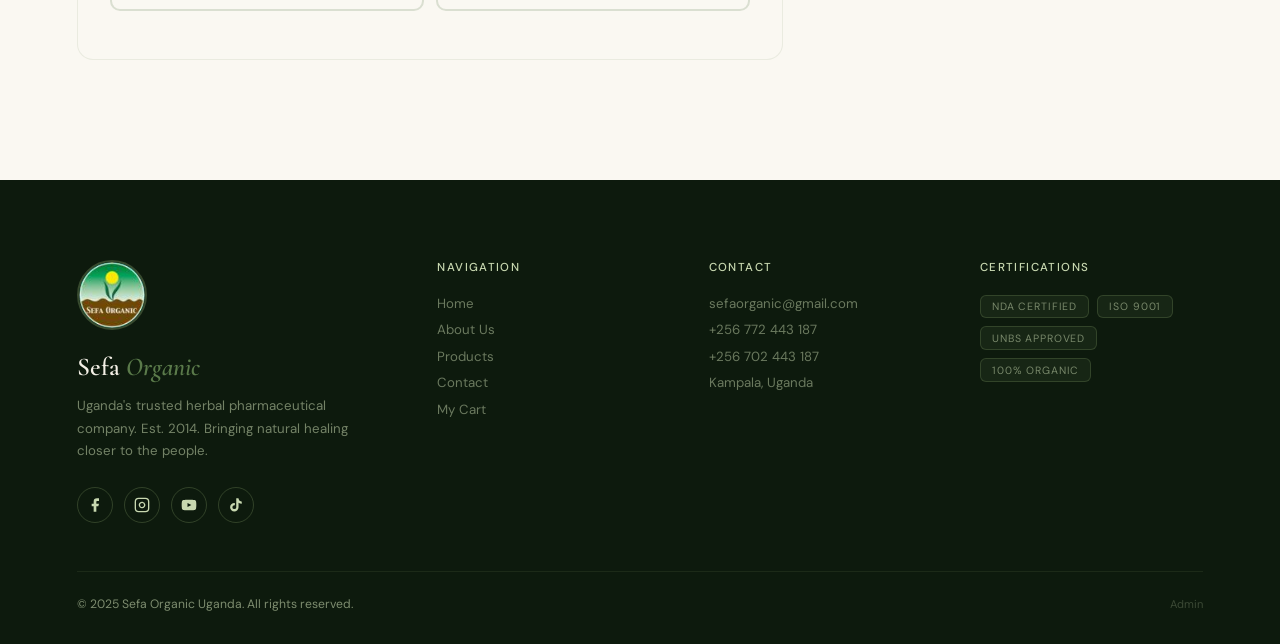
<file: checkout.html>
<!DOCTYPE html>
<html lang="en">
<head>
<meta charset="UTF-8">
<meta name="viewport" content="width=device-width, initial-scale=1.0">
<title>Checkout — Sefa Organic Uganda</title>
<link rel="icon" type="image/jpeg" href="[data-uri]">
<link rel="stylesheet" href="style.css">
<style>
.checkout-grid { display:grid; grid-template-columns:1fr 380px; gap:2.5rem; align-items:start; }
.checkout-card { background:var(--white); border-radius:16px; padding:2rem; border:1px solid rgba(90,122,74,0.1); margin-bottom:1.5rem; }
.checkout-card h3 { font-family:'Cormorant Garamond',serif; font-size:1.4rem; color:var(--forest); margin-bottom:1.5rem; display:flex; align-items:center; gap:0.6rem; }
.step-badge { width:28px; height:28px; background:var(--sage); color:white; border-radius:50%; display:inline-flex; align-items:center; justify-content:center; font-size:0.78rem; font-weight:600; flex-shrink:0; }

/* Delivery toggle */
.delivery-options { display:grid; grid-template-columns:1fr 1fr; gap:1rem; margin-bottom:1.5rem; }
.delivery-opt { border:2px solid rgba(90,122,74,0.2); border-radius:12px; padding:1.2rem; cursor:pointer; transition:all 0.2s; text-align:center; }
.delivery-opt:hover { border-color:var(--sage); }
.delivery-opt.selected { border-color:var(--sage); background:rgba(90,122,74,0.08); }
.delivery-opt-icon { font-size:2rem; margin-bottom:0.5rem; }
.delivery-opt-label { font-size:0.85rem; font-weight:500; color:var(--forest); }
.delivery-opt-desc { font-size:0.73rem; color:var(--bark); margin-top:0.2rem; }

/* Payment options */
.payment-opts { display:grid; grid-template-columns:repeat(2,1fr); gap:0.8rem; margin-bottom:1rem; }
.payment-opt { border:2px solid rgba(90,122,74,0.2); border-radius:10px; padding:1rem; cursor:pointer; transition:all 0.2s; display:flex; align-items:center; gap:0.8rem; }
.payment-opt:hover { border-color:var(--sage); }
.payment-opt.selected { border-color:var(--sage); background:rgba(90,122,74,0.07); }
.payment-opt-icon { font-size:1.6rem; }
.payment-opt-label { font-size:0.82rem; font-weight:500; color:var(--forest); }

/* Order summary sidebar */
.order-sidebar { background:var(--parchment); border-radius:16px; padding:2rem; position:sticky; top:calc(var(--nav-h)+1.5rem); }
.order-sidebar h3 { font-family:'Cormorant Garamond',serif; font-size:1.4rem; color:var(--forest); margin-bottom:1.2rem; }
.order-item { display:flex; justify-content:space-between; align-items:center; padding:0.5rem 0; border-bottom:1px solid rgba(90,122,74,0.1); font-size:0.85rem; }
.order-item-name { color:var(--earth); }
.order-item-price { font-weight:500; color:var(--forest); }
.order-total-row { display:flex; justify-content:space-between; padding-top:0.8rem; font-family:'Cormorant Garamond',serif; font-size:1.3rem; font-weight:600; color:var(--forest); }
.place-order-btn { width:100%; padding:1.1rem; background:var(--forest); color:var(--cream); border:none; border-radius:50px; font-family:'DM Sans'; font-size:0.9rem; letter-spacing:0.08em; text-transform:uppercase; cursor:pointer; margin-top:1.2rem; transition:background 0.2s; font-weight:500; }
.place-order-btn:hover { background:var(--sage); }

/* Success overlay */
#order-success { display:none; position:fixed; inset:0; background:rgba(26,46,26,0.85); backdrop-filter:blur(8px); z-index:9999; align-items:center; justify-content:center; }
.success-box { background:var(--white); border-radius:24px; padding:3rem; max-width:480px; width:90%; text-align:center; animation:successPop 0.5s ease; }
@keyframes successPop { from{transform:scale(0.85);opacity:0} to{transform:none;opacity:1} }
.success-icon { font-size:4rem; margin-bottom:1rem; animation:bounce 0.6s 0.3s ease both; }
@keyframes bounce { 0%{transform:scale(0)} 60%{transform:scale(1.2)} 100%{transform:scale(1)} }
.success-box h2 { font-family:'Cormorant Garamond',serif; font-size:2rem; color:var(--forest); margin-bottom:0.8rem; }
.success-box p { font-size:0.9rem; color:var(--bark); line-height:1.7; margin-bottom:1.5rem; }

@media(max-width:800px) {
  .checkout-grid { grid-template-columns:1fr; }
  .order-sidebar { position:static; }
  .payment-opts { grid-template-columns:1fr 1fr; }
  .delivery-options { grid-template-columns:1fr 1fr; }
}
@media(max-width:450px) {
  .payment-opts { grid-template-columns:1fr; }
  .delivery-options { grid-template-columns:1fr; }
}
</style>
</head>
<body>
<div id="nav-placeholder"></div>

<section class="checkout-hero page-content">
  <div class="chkout-bg">
    <div class="chkout-lines"></div>
  </div>
  <div class="checkout-hero-inner">
    <div class="chkout-breadcrumb"><a href="index.html">Home</a> › <a href="cart.html">Cart</a> › <span>Checkout</span></div>
    <div class="chkout-split">
      <div class="chkout-left">
        <h1>Almost<br><em>There!</em></h1>
        <p>Complete your order details below. We'll confirm via WhatsApp and get your natural remedies to you fast.</p>
      </div>
      <div class="chkout-steps">
        <div class="chkout-step done"><div class="cs-num">✓</div><div class="cs-label">Browse</div></div>
        <div class="cs-line"></div>
        <div class="chkout-step done"><div class="cs-num">✓</div><div class="cs-label">Cart</div></div>
        <div class="cs-line"></div>
        <div class="chkout-step active"><div class="cs-num">3</div><div class="cs-label">Checkout</div></div>
        <div class="cs-line"></div>
        <div class="chkout-step"><div class="cs-num">4</div><div class="cs-label">Done!</div></div>
      </div>
    </div>
    <div class="chkout-trust">
      <span>🔒 Secure Checkout</span>
      <span>🚚 Fast Delivery</span>
      <span>📱 WhatsApp Updates</span>
      <span>✓ All Payments Accepted</span>
    </div>
  </div>
  <div class="ph-wave"><svg viewBox="0 0 1440 80" preserveAspectRatio="none"><path fill="#faf8f2" d="M0,40 C480,80 960,0 1440,50 L1440,80 L0,80 Z"/></svg></div>
</section>
<style>
.checkout-hero {
  background: linear-gradient(135deg, #0d1a0d 0%, #1a2e1a 40%, #2d3a1a 100%);
  min-height:50vh; position:relative; overflow:hidden; display:flex; flex-direction:column; justify-content:flex-end;
}
.chkout-bg { position:absolute; inset:0; overflow:hidden; }
.chkout-lines {
  position:absolute; inset:0;
  background: repeating-linear-gradient(45deg, transparent 0, transparent 30px, rgba(154,184,122,0.04) 30px, rgba(154,184,122,0.04) 31px);
}
.checkout-hero-inner { padding:calc(var(--nav-h)+2rem) 6vw 4rem; position:relative; z-index:2; }
.chkout-breadcrumb { font-size:0.72rem; color:rgba(200,216,176,0.4); margin-bottom:2rem; }
.chkout-breadcrumb a { color:rgba(200,216,176,0.4); text-decoration:none; }
.chkout-split { display:grid; grid-template-columns:1fr auto; gap:3rem; align-items:center; margin-bottom:2rem; }
.chkout-left h1 { font-family:'Cormorant Garamond',serif; font-size:clamp(2.8rem,5vw,4.5rem); font-weight:300; color:var(--cream); line-height:1.1; margin-bottom:0.8rem; animation:fadeUp 0.8s ease both; }
.chkout-left h1 em { color:var(--gold); font-style:italic; }
.chkout-left p { font-size:0.92rem; color:rgba(200,216,176,0.6); line-height:1.8; max-width:380px; animation:fadeUp 0.8s 0.2s ease both; }
.chkout-steps { display:flex; align-items:center; gap:0; animation:fadeUp 0.8s 0.3s ease both; }
.chkout-step { display:flex; flex-direction:column; align-items:center; gap:0.4rem; }
.cs-num { width:38px; height:38px; border-radius:50%; border:2px solid rgba(154,184,122,0.3); display:flex; align-items:center; justify-content:center; font-size:0.82rem; color:rgba(200,216,176,0.4); font-weight:600; }
.cs-label { font-size:0.65rem; text-transform:uppercase; letter-spacing:0.08em; color:rgba(200,216,176,0.3); white-space:nowrap; }
.chkout-step.done .cs-num { background:var(--sage); border-color:var(--sage); color:white; }
.chkout-step.done .cs-label { color:var(--leaf); }
.chkout-step.active .cs-num { background:var(--gold); border-color:var(--gold); color:var(--forest); }
.chkout-step.active .cs-label { color:var(--gold); }
.cs-line { width:40px; height:2px; background:rgba(154,184,122,0.2); margin:0 0.3rem; margin-bottom:1.2rem; }
.chkout-trust { display:flex; gap:1.5rem; flex-wrap:wrap; animation:fadeUp 0.8s 0.4s ease both; }
.chkout-trust span { font-size:0.8rem; color:rgba(200,216,176,0.5); display:flex; align-items:center; gap:0.4rem; }
@media(max-width:800px) { .chkout-split{grid-template-columns:1fr;} .chkout-steps{display:none;} }
</style>

<section class="section">
  <div class="checkout-grid">
    <div>
      <!-- STEP 1: CONTACT -->
      <div class="checkout-card reveal">
        <h3><span class="step-badge">1</span> Your Information</h3>
        <div class="form-row">
          <div class="form-group"><label>First Name</label><input type="text" id="fname" placeholder="John" required></div>
          <div class="form-group"><label>Last Name</label><input type="text" id="lname" placeholder="Doe" required></div>
        </div>
        <div class="form-row">
          <div class="form-group"><label>Phone / WhatsApp</label><input type="tel" id="phone" placeholder="+256 700 000 000" required></div>
          <div class="form-group"><label>Email (optional)</label><input type="email" id="email" placeholder="john@email.com"></div>
        </div>
      </div>

      <!-- STEP 2: DELIVERY -->
      <div class="checkout-card reveal">
        <h3><span class="step-badge">2</span> How to Receive Your Order</h3>
        <div class="delivery-options">
          <div class="delivery-opt selected" id="opt-delivery" onclick="selectDelivery('delivery')">
            <div class="delivery-opt-icon">🚚</div>
            <div class="delivery-opt-label">Home Delivery</div>
            <div class="delivery-opt-desc">We bring it to you</div>
          </div>
          <div class="delivery-opt" id="opt-pickup" onclick="selectDelivery('pickup')">
            <div class="delivery-opt-icon">🏪</div>
            <div class="delivery-opt-label">Self Pickup</div>
            <div class="delivery-opt-desc">Collect from our store</div>
          </div>
        </div>
        <div id="delivery-form">
          <div class="form-group"><label>Delivery Address / Location</label><textarea id="delivery-address" rows="3" placeholder="Enter your exact delivery location, including landmarks, district, and any access notes..."></textarea></div>
          <div class="form-group"><label>Special Instructions (optional)</label><input type="text" id="delivery-notes" placeholder="e.g. Call before delivery, gate code, etc."></div>
        </div>
        <div id="pickup-info" style="display:none;background:var(--parchment);border-radius:10px;padding:1.2rem;font-size:0.88rem;color:var(--earth);">
          📍 <strong>Sefa Organic Store</strong><br>Kampala, Uganda<br>📱 Contact us at +256 772 443 187 to confirm pickup time.
        </div>
      </div>

      <!-- STEP 3: PAYMENT -->
      <div class="checkout-card reveal">
        <h3><span class="step-badge">3</span> Payment Method</h3>
        <div class="payment-opts">
          <div class="payment-opt selected" onclick="selectPayment('cash', this)">
            <div class="payment-opt-icon">💵</div>
            <div class="payment-opt-label">Cash on Delivery / Pickup</div>
          </div>
          <div class="payment-opt" onclick="selectPayment('mtn', this)">
            <div class="payment-opt-icon">📱</div>
            <div class="payment-opt-label">MTN Mobile Money</div>
          </div>
          <div class="payment-opt" onclick="selectPayment('airtel', this)">
            <div class="payment-opt-icon">📲</div>
            <div class="payment-opt-label">Airtel Money</div>
          </div>
          <div class="payment-opt" onclick="selectPayment('card', this)">
            <div class="payment-opt-icon">💳</div>
            <div class="payment-opt-label">Credit / Debit Card</div>
          </div>
        </div>
        <div id="payment-details" style="margin-top:1rem;padding:1rem;background:var(--parchment);border-radius:10px;font-size:0.85rem;color:var(--earth);display:none;"></div>
      </div>
    </div>

    <!-- ORDER SUMMARY -->
    <div class="order-sidebar reveal-right">
      <h3>Your Order</h3>
      <div id="sidebar-items"></div>
      <div class="order-total-row"><span>Total</span><span id="sidebar-total">UGX 0</span></div>
      <div style="font-size:0.75rem;color:var(--bark);margin-top:0.5rem">+ delivery fee (calculated separately)</div>
      <button class="place-order-btn" onclick="placeOrder()">Place Order</button>
      <div style="text-align:center;font-size:0.75rem;color:var(--bark);margin-top:0.8rem">🔒 Your information is safe with us</div>
    </div>
  </div>
</section>

<!-- SUCCESS MODAL -->
<div id="order-success">
  <div class="success-box">
    <div class="success-icon">🎉</div>
    <h2>Order Placed Successfully!</h2>
    <p id="success-msg">Thank you for your order! We will contact you shortly on WhatsApp or by phone to confirm your order details and arrange delivery/pickup.</p>
    <a href="products.html" class="btn-primary" style="margin-right:0.5rem">Continue Shopping</a>
    <a href="index.html" class="btn-ghost">Go to Home</a>
  </div>
</div>

<div id="footer-placeholder"></div>
<div id="chatbot-placeholder"></div>
<script src="images.js"></script>
<script src="shared.js"></script>
<script>
document.getElementById('nav-placeholder').innerHTML = renderHeader('');
document.getElementById('footer-placeholder').innerHTML = renderFooter();
document.getElementById('chatbot-placeholder').innerHTML = renderChatbot();
updateCartBadge();

let selectedDelivery = 'delivery';
let selectedPayment = 'cash';

function selectDelivery(type) {
  selectedDelivery = type;
  document.getElementById('opt-delivery').classList.toggle('selected', type==='delivery');
  document.getElementById('opt-pickup').classList.toggle('selected', type==='pickup');
  document.getElementById('delivery-form').style.display = type==='delivery' ? 'block' : 'none';
  document.getElementById('pickup-info').style.display = type==='pickup' ? 'block' : 'none';
}

function selectPayment(type, el) {
  selectedPayment = type;
  document.querySelectorAll('.payment-opt').forEach(o=>o.classList.remove('selected'));
  el.classList.add('selected');
  const details = document.getElementById('payment-details');
  if(type === 'mtn') { details.style.display='block'; details.innerHTML='<strong>MTN Mobile Money:</strong><br>Pay to: <strong>0772 443 187</strong><br>Account Name: Sefa Organic<br><em>Send payment confirmation via WhatsApp.</em>'; }
  else if(type === 'airtel') { details.style.display='block'; details.innerHTML='<strong>Airtel Money:</strong><br>Pay to: <strong>0702 443 187</strong><br>Account Name: Sefa Organic<br><em>Send payment confirmation via WhatsApp.</em>'; }
  else if(type === 'card') { details.style.display='block'; details.innerHTML='<strong>Card Payment:</strong><br>Our team will contact you to process card payment securely via phone or in-store.<br><em>Call us: +256 772 443 187</em>'; }
  else { details.style.display='none'; }
}

function renderSidebar() {
  const cart = getCart();
  const items = document.getElementById('sidebar-items');
  if(cart.length === 0) { items.innerHTML='<p style="color:var(--bark);text-align:center;padding:1rem">Your cart is empty</p>'; document.getElementById('sidebar-total').textContent='UGX 0'; return; }
  let total = 0;
  items.innerHTML = cart.map(i => { total += i.price*i.qty; return `<div class="order-item"><span class="order-item-name">${i.name} <span style="color:var(--sage)">×${i.qty}</span></span><span class="order-item-price">UGX ${(i.price*i.qty).toLocaleString()}</span></div>`; }).join('');
  document.getElementById('sidebar-total').textContent = 'UGX ' + total.toLocaleString();
}

function placeOrder() {
  const fname = document.getElementById('fname').value.trim();
  const lname = document.getElementById('lname').value.trim();
  const phone = document.getElementById('phone').value.trim();
  if(!fname || !lname || !phone) { alert('Please fill in your name and phone number.'); return; }
  if(selectedDelivery === 'delivery' && !document.getElementById('delivery-address').value.trim()) { alert('Please enter your delivery address.'); return; }
  const cart = getCart();
  if(cart.length === 0) { alert('Your cart is empty.'); return; }
  
  // Build WhatsApp message
  const items = cart.map(i => `• ${i.name} x${i.qty} = UGX ${(i.price*i.qty).toLocaleString()}`).join('%0A');
  const total = cart.reduce((s,i)=>s+i.price*i.qty, 0);
  const delivery = selectedDelivery === 'delivery' ? `Delivery to: ${document.getElementById('delivery-address').value}` : 'Self Pickup';
  const payment = selectedPayment;
  const waMsg = `New Order from ${fname} ${lname}%0APhone: ${phone}%0A%0AItems:%0A${items}%0A%0ATotal: UGX ${total.toLocaleString()}%0ADelivery: ${delivery}%0APayment: ${payment}`;
  
  // Clear cart
  saveCart([]);
  updateCartBadge();
  
  const successMsg = document.getElementById('success-msg');
  successMsg.innerHTML = `Thank you, <strong>${fname}</strong>! We'll WhatsApp you on <strong>${phone}</strong> to confirm your order. Click below to send us your order details directly on WhatsApp.`;
  document.getElementById('order-success').style.display = 'flex';
  
  // Auto-open WhatsApp
  setTimeout(()=>{ window.open(`https://wa.me/256772443187?text=${waMsg}`,'_blank'); }, 1000);
}

renderSidebar();
initReveal();
</script>
</body>
</html>
</file>
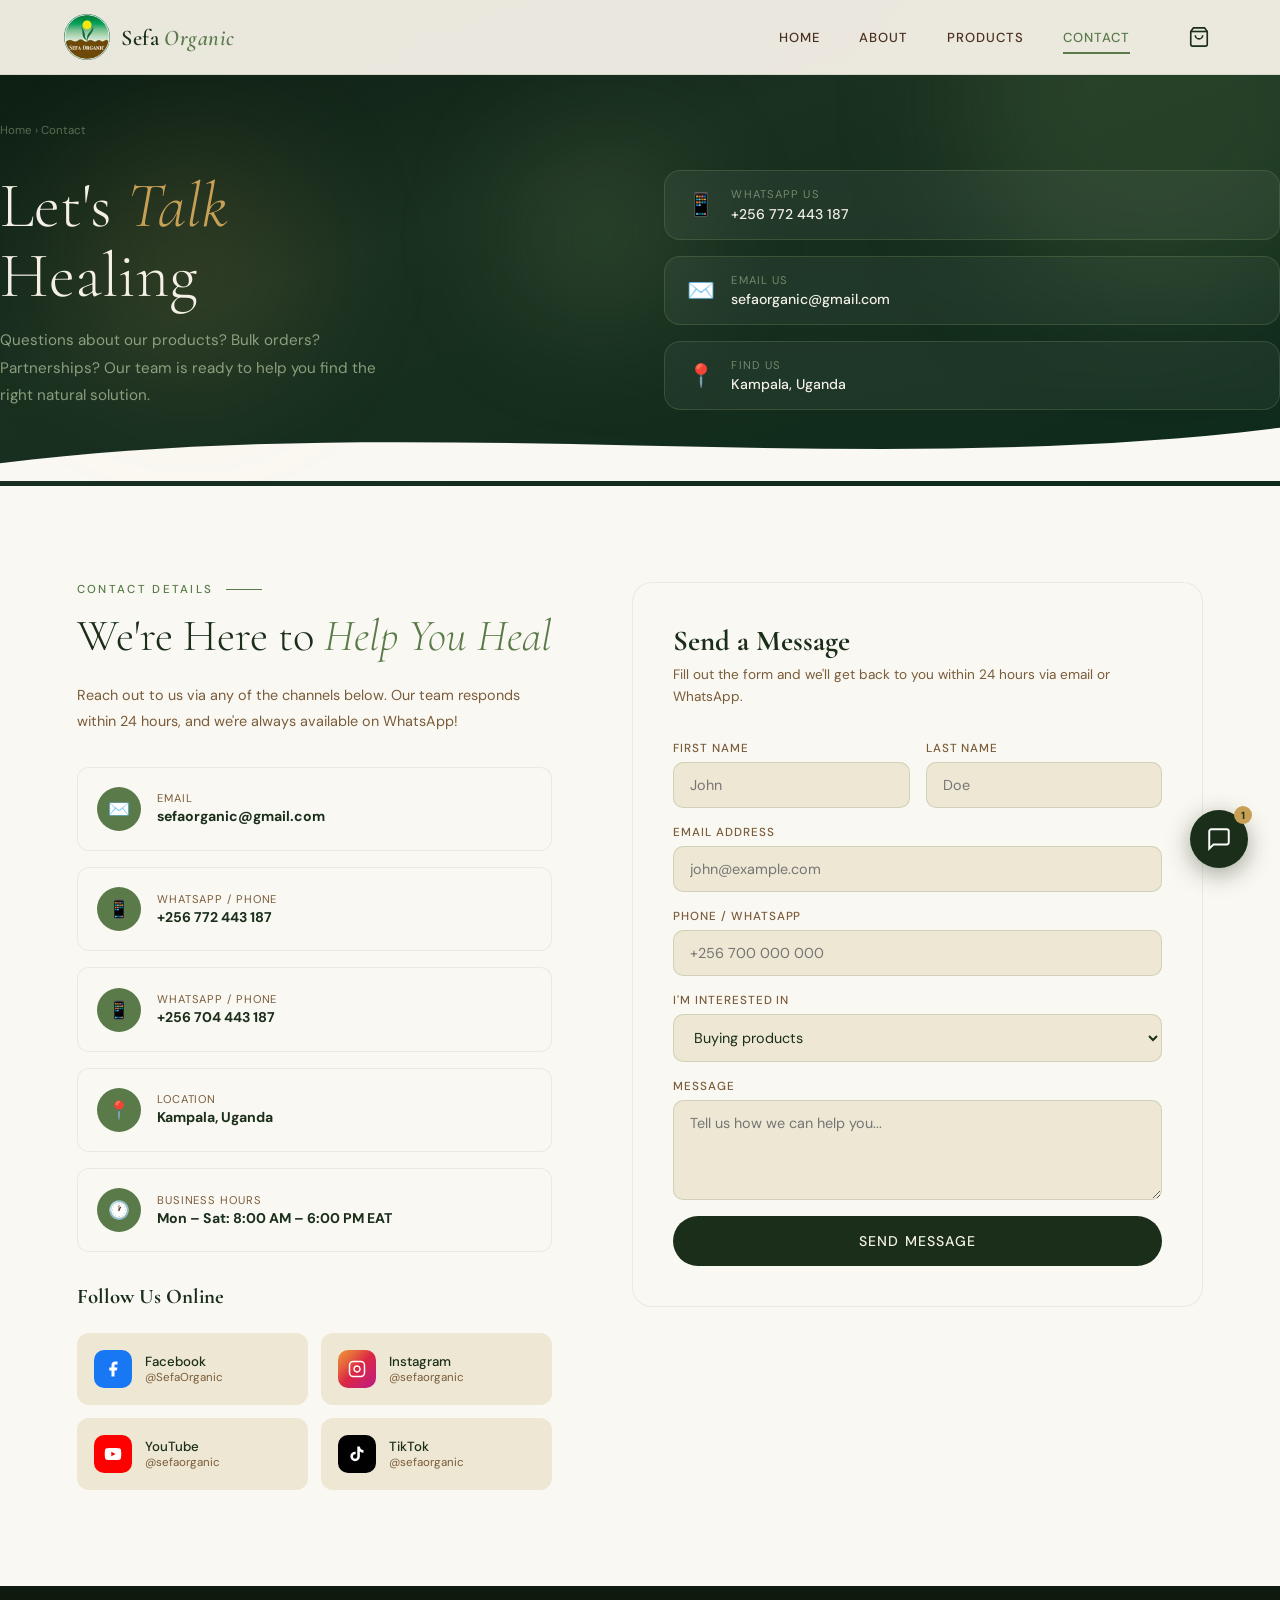
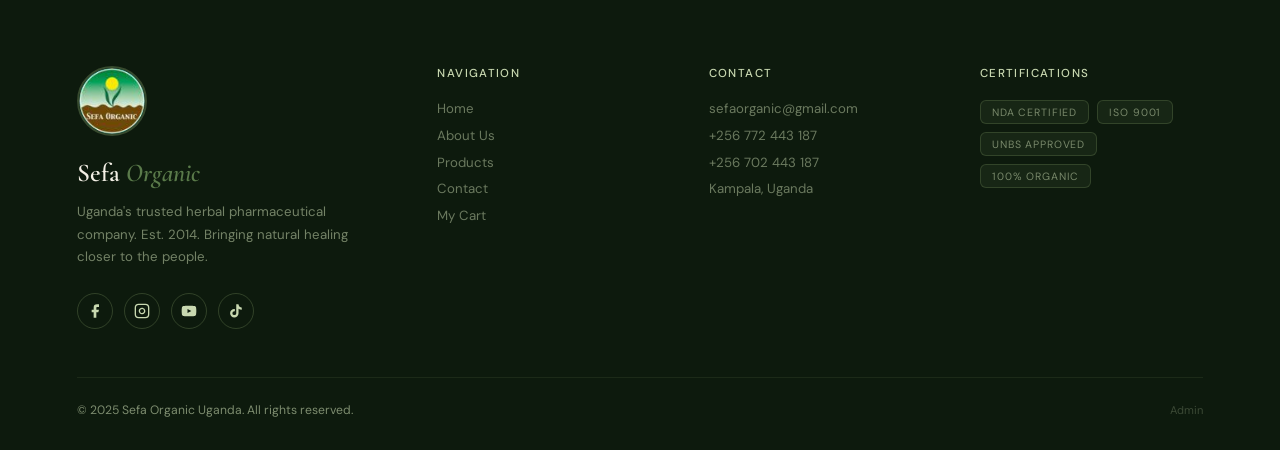
<file: contact.html>
<!DOCTYPE html>
<html lang="en">
<head>
<meta charset="UTF-8">
<meta name="viewport" content="width=device-width, initial-scale=1.0">
<title>Contact — Sefa Organic Uganda</title>
<link rel="icon" type="image/jpeg" href="[data-uri]">
<link rel="stylesheet" href="style.css">
<style>
.contact-grid { display:grid; grid-template-columns:1fr 1.2fr; gap:5rem; align-items:start; }
.contact-detail { display:flex; align-items:center; gap:1rem; padding:1.2rem; background:var(--white); border-radius:12px; text-decoration:none; margin-bottom:1rem; transition:all 0.2s; border:1px solid rgba(90,122,74,0.1); }
.contact-detail:hover { border-color:var(--sage); transform:translateX(4px); }
.contact-detail-icon { width:44px; height:44px; border-radius:50%; background:var(--sage); display:flex; align-items:center; justify-content:center; font-size:1.1rem; color:white; flex-shrink:0; }
.contact-detail-text span { display:block; font-size:0.7rem; text-transform:uppercase; letter-spacing:0.08em; color:var(--bark); }
.contact-detail-text strong { font-size:0.88rem; color:var(--forest); }
.social-grid { display:grid; grid-template-columns:repeat(2,1fr); gap:0.8rem; margin-top:1.5rem; }
.social-card { background:var(--parchment); border-radius:12px; padding:1rem; display:flex; align-items:center; gap:0.8rem; text-decoration:none; transition:all 0.2s; border:1px solid transparent; }
.social-card:hover { border-color:var(--sage); transform:translateY(-2px); }
.social-card-icon { width:38px; height:38px; border-radius:10px; display:flex; align-items:center; justify-content:center; font-size:1.1rem; color:white; }
.social-card-name { font-size:0.83rem; font-weight:500; color:var(--forest); }
.social-card-handle { font-size:0.72rem; color:var(--bark); }
.contact-form-card { background:var(--white); border-radius:20px; padding:2.5rem; border:1px solid rgba(90,122,74,0.1); }
.contact-form-card h3 { font-family:'Cormorant Garamond',serif; font-size:1.8rem; color:var(--forest); margin-bottom:0.4rem; }
.contact-form-card p { font-size:0.85rem; color:var(--bark); margin-bottom:2rem; line-height:1.6; }
.submit-btn { width:100%; padding:1rem; background:var(--forest); color:var(--cream); border:none; border-radius:50px; font-family:'DM Sans'; font-size:0.88rem; letter-spacing:0.08em; text-transform:uppercase; cursor:pointer; transition:background 0.2s; font-weight:500; }
.submit-btn:hover { background:var(--sage); }
.form-success { display:none; text-align:center; padding:3rem; }
.form-success h3 { font-family:'Cormorant Garamond',serif; font-size:2rem; color:var(--forest); margin-top:1rem; }
.form-success p { color:var(--bark); font-size:0.9rem; margin-top:0.5rem; line-height:1.7; }

@media(max-width:800px) {
  .contact-grid { grid-template-columns:1fr; gap:2.5rem; }
  .social-grid { grid-template-columns:repeat(2,1fr); }
}
@media(max-width:450px) { .social-grid { grid-template-columns:1fr; } }
</style>
</head>
<body>
<div id="nav-placeholder"></div>

<section class="contact-hero page-content">
  <div class="contact-hero-bg">
    <div class="chero-orb chero-orb1"></div>
    <div class="chero-orb chero-orb2"></div>
    <div class="chero-orb chero-orb3"></div>
  </div>
  <div class="contact-hero-inner">
    <div class="chero-breadcrumb"><a href="index.html">Home</a> › <span>Contact</span></div>
    <div class="chero-split">
      <div class="chero-left">
        <h1>Let's <em>Talk</em><br>Healing</h1>
        <p>Questions about our products? Bulk orders? Partnerships? Our team is ready to help you find the right natural solution.</p>
      </div>
      <div class="chero-right">
        <div class="chero-contact-pill">
          <div class="chero-pill-icon">📱</div>
          <div><div class="chero-pill-label">WhatsApp Us</div><div class="chero-pill-val">+256 772 443 187</div></div>
        </div>
        <div class="chero-contact-pill">
          <div class="chero-pill-icon">✉️</div>
          <div><div class="chero-pill-label">Email Us</div><div class="chero-pill-val">sefaorganic@gmail.com</div></div>
        </div>
        <div class="chero-contact-pill">
          <div class="chero-pill-icon">📍</div>
          <div><div class="chero-pill-label">Find Us</div><div class="chero-pill-val">Kampala, Uganda</div></div>
        </div>
      </div>
    </div>
  </div>
  <div class="ph-wave"><svg viewBox="0 0 1440 80" preserveAspectRatio="none"><path fill="#faf8f2" d="M0,60 C480,0 960,80 1440,20 L1440,80 L0,80 Z"/></svg></div>
</section>
<style>
.contact-hero {
  background: linear-gradient(160deg, #0a1a10 0%, #1a3020 40%, #0d2a1a 100%);
  min-height:54vh; position:relative; overflow:hidden; display:flex; flex-direction:column; justify-content:flex-end;
}
.contact-hero-bg { position:absolute; inset:0; }
.chero-orb { position:absolute; border-radius:50%; filter:blur(60px); }
.chero-orb1 { width:400px; height:400px; background:rgba(90,122,74,0.25); top:-100px; right:-80px; animation:orbPulse 6s ease-in-out infinite; }
.chero-orb2 { width:250px; height:250px; background:rgba(200,160,85,0.12); bottom:20%; left:5%; animation:orbPulse 8s 2s ease-in-out infinite; }
.chero-orb3 { width:180px; height:180px; background:rgba(154,184,122,0.15); top:30%; left:40%; animation:orbPulse 5s 1s ease-in-out infinite; }
@keyframes orbPulse { 0%,100%{transform:scale(1);opacity:1} 50%{transform:scale(1.15);opacity:0.7} }
.contact-hero-inner { padding:calc(var(--nav-h)+2rem) 6vw 4rem; position:relative; z-index:2; }
.chero-breadcrumb { font-size:0.72rem; color:rgba(200,216,176,0.4); margin-bottom:2rem; }
.chero-breadcrumb a { color:rgba(200,216,176,0.4); text-decoration:none; }
.chero-split { display:grid; grid-template-columns:1fr 1fr; gap:3rem; align-items:center; }
.chero-left h1 { font-family:'Cormorant Garamond',serif; font-size:clamp(2.8rem,5vw,4.5rem); font-weight:300; color:var(--cream); line-height:1.1; margin-bottom:1rem; animation:fadeUp 0.8s ease both; }
.chero-left h1 em { color:var(--gold); font-style:italic; }
.chero-left p { font-size:0.95rem; color:rgba(200,216,176,0.65); line-height:1.8; max-width:380px; animation:fadeUp 0.8s 0.2s ease both; }
.chero-right { display:flex; flex-direction:column; gap:1rem; animation:fadeUp 0.8s 0.4s ease both; }
.chero-contact-pill { display:flex; align-items:center; gap:1rem; background:rgba(255,255,255,0.05); backdrop-filter:blur(10px); border:1px solid rgba(154,184,122,0.2); border-radius:16px; padding:1rem 1.4rem; transition:all 0.3s; }
.chero-contact-pill:hover { background:rgba(90,122,74,0.15); border-color:rgba(154,184,122,0.4); transform:translateX(6px); }
.chero-pill-icon { font-size:1.4rem; flex-shrink:0; }
.chero-pill-label { font-size:0.7rem; text-transform:uppercase; letter-spacing:0.1em; color:rgba(200,216,176,0.5); margin-bottom:0.2rem; }
.chero-pill-val { font-size:0.88rem; color:var(--cream); font-weight:500; }
@keyframes fadeUp { from{opacity:0;transform:translateY(20px)} to{opacity:1;transform:none} }
@media(max-width:800px) { .chero-split{grid-template-columns:1fr;} .chero-right{display:none;} }
</style>

<section class="section">
  <div class="contact-grid">
    <div class="reveal-left">
      <div class="section-tag">Contact Details</div>
      <h2 class="section-title">We're Here to <em>Help You Heal</em></h2>
      <p style="font-size:0.9rem;color:var(--bark);line-height:1.8;margin-bottom:2rem">Reach out to us via any of the channels below. Our team responds within 24 hours, and we're always available on WhatsApp!</p>

      <a href="mailto:sefaorganic@gmail.com" class="contact-detail">
        <div class="contact-detail-icon">✉️</div>
        <div class="contact-detail-text"><span>Email</span><strong>sefaorganic@gmail.com</strong></div>
      </a>
      <a href="https://wa.me/256772443187" class="contact-detail" target="_blank">
        <div class="contact-detail-icon">📱</div>
        <div class="contact-detail-text"><span>WhatsApp / Phone</span><strong>+256 772 443 187</strong></div>
      </a>
      <a href="https://wa.me/256702443187" class="contact-detail" target="_blank">
        <div class="contact-detail-icon">📱</div>
        <div class="contact-detail-text"><span>WhatsApp / Phone</span><strong>+256 704 443 187</strong></div>
      </a>
      <div class="contact-detail" style="cursor:default">
        <div class="contact-detail-icon">📍</div>
        <div class="contact-detail-text"><span>Location</span><strong>Kampala, Uganda</strong></div>
      </div>
      <div class="contact-detail" style="cursor:default">
        <div class="contact-detail-icon">🕐</div>
        <div class="contact-detail-text"><span>Business Hours</span><strong>Mon – Sat: 8:00 AM – 6:00 PM EAT</strong></div>
      </div>

      <h3 style="font-family:'Cormorant Garamond',serif;font-size:1.3rem;color:var(--forest);margin:2rem 0 0.8rem">Follow Us Online</h3>
      <div class="social-grid">
        <a href="https://www.facebook.com/share/17jpZeN6Ud/?mibextid=wwXlfr" class="social-card" target="_blank">
          <div class="social-card-icon" style="background:#1877f2">
            <svg width="18" height="18" fill="white" viewBox="0 0 24 24"><path d="M18 2h-3a5 5 0 00-5 5v3H7v4h3v8h4v-8h3l1-4h-4V7a1 1 0 011-1h3z"/></svg>
          </div>
          <div><div class="social-card-name">Facebook</div><div class="social-card-handle">@SefaOrganic</div></div>
        </a>
        <a href="https://www.instagram.com/sefaorganic?igsh=dWibjoYW5zMTk3" class="social-card" target="_blank">
          <div class="social-card-icon" style="background:linear-gradient(135deg,#f09433,#e6683c,#dc2743,#cc2366,#bc1888)">
            <svg width="18" height="18" fill="none" stroke="white" stroke-width="2" viewBox="0 0 24 24"><rect x="2" y="2" width="20" height="20" rx="5"/><path d="M16 11.37A4 4 0 1112.63 8 4 4 0 0116 11.37z"/><line x1="17.5" y1="6.5" x2="17.51" y2="6.5"/></svg>
          </div>
          <div><div class="social-card-name">Instagram</div><div class="social-card-handle">@sefaorganic</div></div>
        </a>
        <a href="https://www.youtube.com/@sefaorganic?si=MD7xuaDHsOKrhCeY" class="social-card" target="_blank">
          <div class="social-card-icon" style="background:#ff0000">
            <svg width="18" height="18" fill="white" viewBox="0 0 24 24"><path d="M22.54 6.42a2.78 2.78 0 00-1.95-1.96C18.88 4 12 4 12 4s-6.88 0-8.59.46A2.78 2.78 0 001.46 6.42 29 29 0 001 12a29 29 0 00.46 5.58A2.78 2.78 0 003.41 19.54C5.12 20 12 20 12 20s6.88 0 8.59-.46a2.78 2.78 0 001.95-1.96A29 29 0 0023 12a29 29 0 00-.46-5.58z"/><polygon fill="#ff0000" points="9.75 15.02 15.5 12 9.75 8.98 9.75 15.02"/></svg>
          </div>
          <div><div class="social-card-name">YouTube</div><div class="social-card-handle">@sefaorganic</div></div>
        </a>
        <a href="https://www.tiktok.com/@sefaorganic?_r=&_t=ZS-94ynlHLJQii" class="social-card" target="_blank">
          <div class="social-card-icon" style="background:#010101">
            <svg width="18" height="18" fill="white" viewBox="0 0 24 24"><path d="M19.59 6.69a4.83 4.83 0 01-3.77-4.25V2h-3.45v13.67a2.89 2.89 0 01-2.88 2.5 2.89 2.89 0 01-2.89-2.89 2.89 2.89 0 012.89-2.89c.28 0 .54.04.79.1V9.01a6.3 6.3 0 00-.79-.05 6.34 6.34 0 00-6.34 6.34 6.34 6.34 0 006.34 6.34 6.34 6.34 0 006.33-6.34V8.69a8.2 8.2 0 004.84 1.56V6.83a4.85 4.85 0 01-1.07-.14z"/></svg>
          </div>
          <div><div class="social-card-name">TikTok</div><div class="social-card-handle">@sefaorganic</div></div>
        </a>
      </div>
    </div>

    <div class="contact-form-card reveal-right">
      <h3>Send a Message</h3>
      <p>Fill out the form and we'll get back to you within 24 hours via email or WhatsApp.</p>
      <div id="contact-form">
        <div class="form-row">
          <div class="form-group"><label>First Name</label><input type="text" id="cf-fname" placeholder="John" required></div>
          <div class="form-group"><label>Last Name</label><input type="text" id="cf-lname" placeholder="Doe" required></div>
        </div>
        <div class="form-group"><label>Email Address</label><input type="email" id="cf-email" placeholder="john@example.com" required></div>
        <div class="form-group"><label>Phone / WhatsApp</label><input type="tel" id="cf-phone" placeholder="+256 700 000 000"></div>
        <div class="form-group">
          <label>I'm Interested In</label>
          <select id="cf-subject">
            <option>Buying products</option>
            <option>Wholesale / Distribution</option>
            <option>Product enquiry</option>
            <option>Partnership</option>
            <option>Health consultation</option>
            <option>Admin Login</option>
            <option>Other</option>
          </select>
        </div>
        <div class="form-group"><label>Message</label><textarea id="cf-message" rows="4" placeholder="Tell us how we can help you..." required></textarea></div>
        <button class="submit-btn" onclick="submitContact()">Send Message</button>
      </div>
      <div class="form-success" id="form-success">
        <div style="font-size:3rem">✅</div>
        <h3>Message Sent!</h3>
        <p id="success-detail">Thank you! We will contact you within 24 hours. You can also reach us directly on WhatsApp at +256 772 443 187.</p>
        <a href="products.html" class="btn-primary" style="margin-top:1.5rem">Browse Products</a>
      </div>
    </div>
  </div>
</section>

<div id="footer-placeholder"></div>
<div id="chatbot-placeholder"></div>
<script src="images.js"></script>
<script src="shared.js"></script>
<script>
document.getElementById('nav-placeholder').innerHTML = renderHeader('Contact');
document.getElementById('footer-placeholder').innerHTML = renderFooter();
document.getElementById('chatbot-placeholder').innerHTML = renderChatbot();
updateCartBadge();
initReveal();

function submitContact() {
  const fname = document.getElementById('cf-fname').value.trim();
  const lname = document.getElementById('cf-lname').value.trim();
  const email = document.getElementById('cf-email').value.trim();
  const phone = document.getElementById('cf-phone').value.trim();
  const subject = document.getElementById('cf-subject').value;
  const message = document.getElementById('cf-message').value.trim();
  if(!fname || !email || !message) { alert('Please fill in your name, email and message.'); return; }
  
  // Check for admin login
  if(subject === 'Admin Login' || (fname.toLowerCase()==='admin' && lname.toLowerCase()==='admin')) {
    // Direct to admin
    window.location.href = 'admin.html';
    return;
  }
  
  // Send via mailto
  const body = `Name: ${fname} ${lname}%0AEmail: ${email}%0APhone: ${phone}%0ASubject: ${subject}%0A%0AMessage:%0A${encodeURIComponent(message)}`;
  window.open(`mailto:sefaorganic@gmail.com?subject=${encodeURIComponent('Sefa Organic Website: '+subject)}&body=${body}`);
  
  document.getElementById('contact-form').style.display='none';
  const detail = document.getElementById('success-detail');
  detail.textContent = `Thank you, ${fname}! We have received your message about "${subject}" and will get back to you at ${email} within 24 hours.`;
  document.getElementById('form-success').style.display='block';
}
</script>
</body>
</html>
</file>
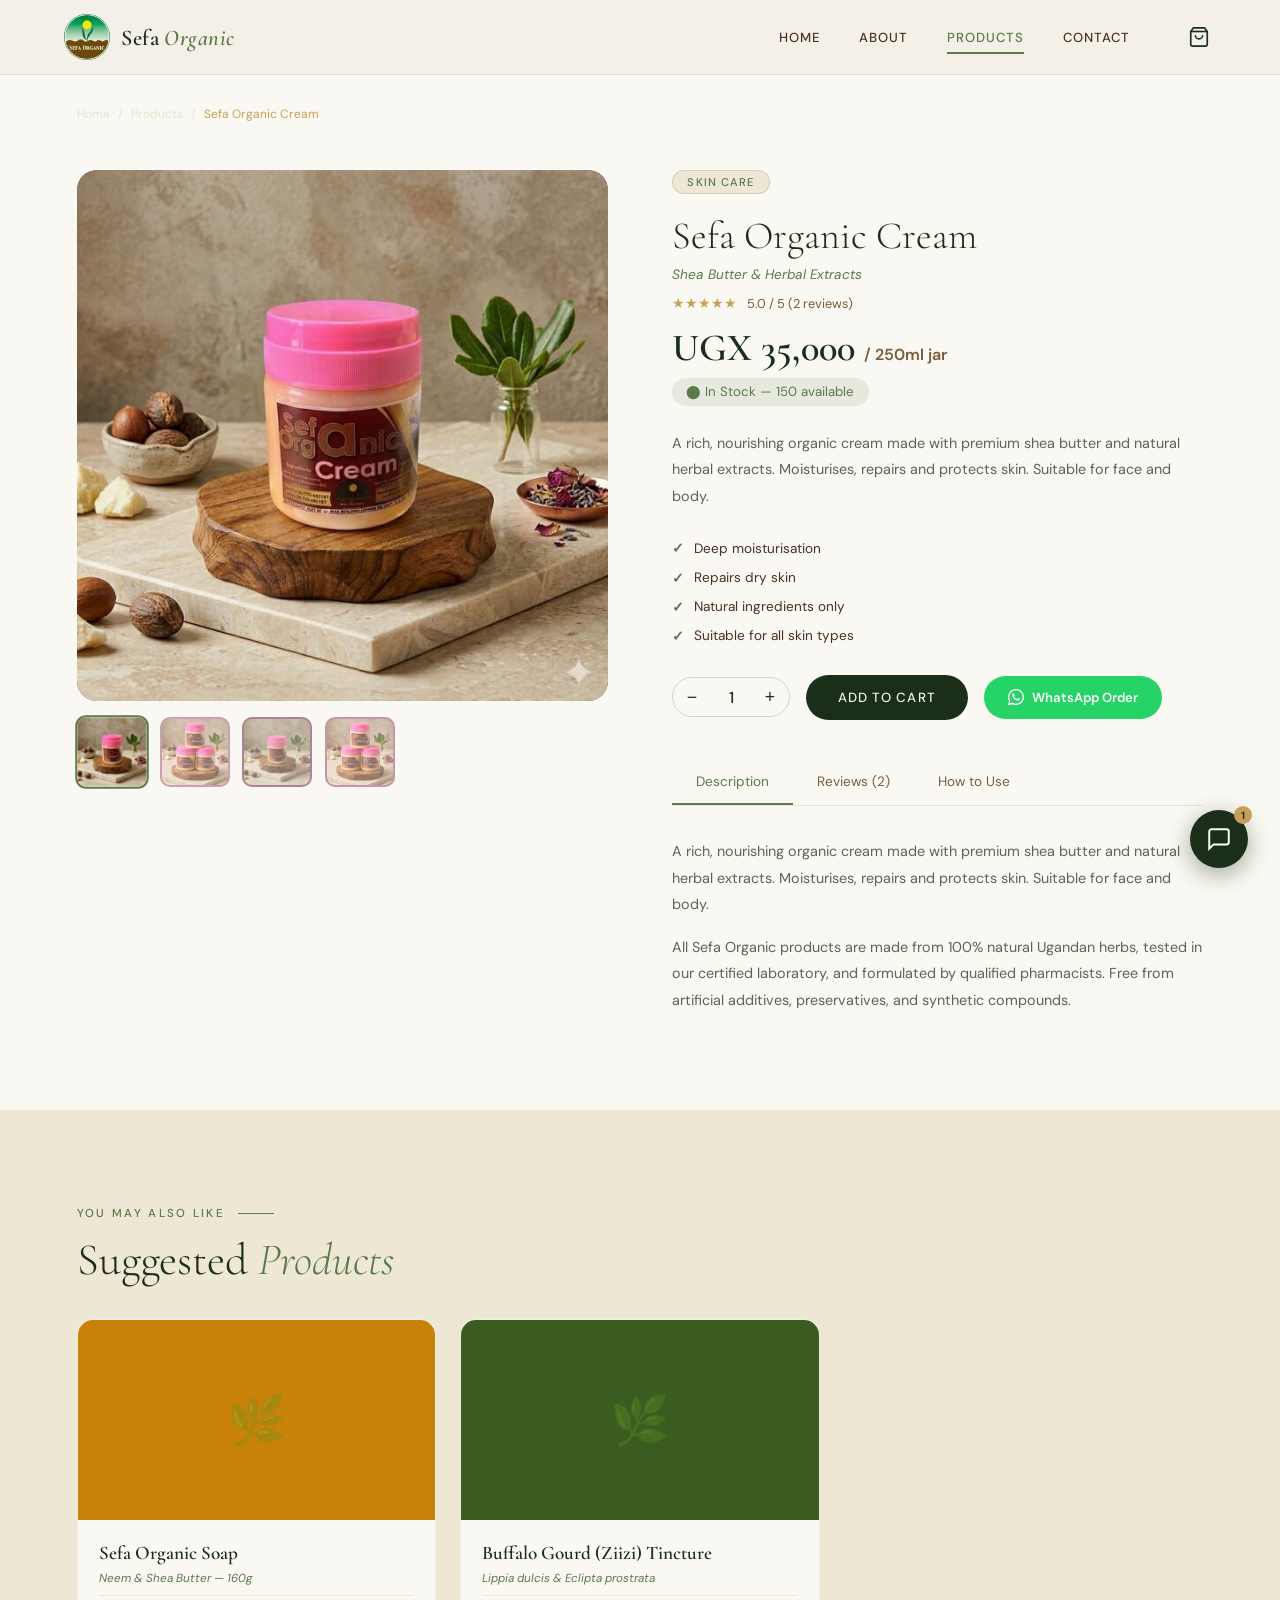
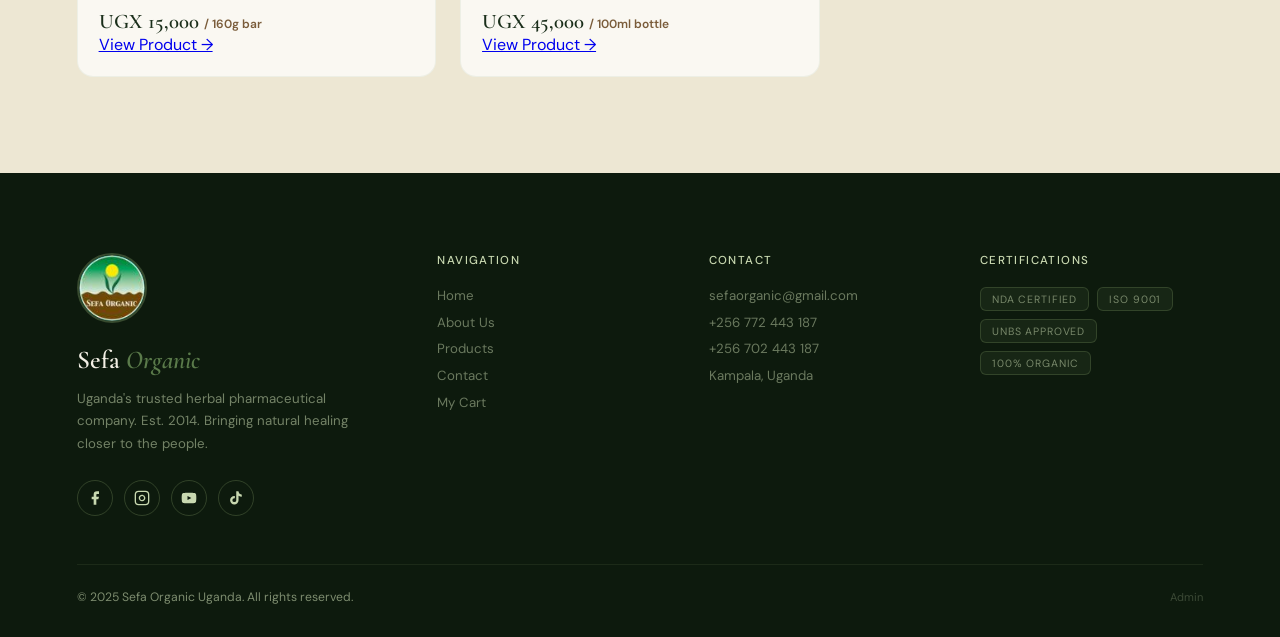
<file: product.html>
<!DOCTYPE html>
<html lang="en">
<head>
<meta charset="UTF-8">
<meta name="viewport" content="width=device-width, initial-scale=1.0">
<title>Product — Sefa Organic Uganda</title>
<link rel="icon" type="image/jpeg" href="[data-uri]">
<link rel="stylesheet" href="style.css">
<style>
.product-detail-grid { display:grid; grid-template-columns:1fr 1fr; gap:4rem; align-items:start; }
.product-images { position:sticky; top:calc(var(--nav-h)+1.5rem); }
.main-img {
  width:100%; aspect-ratio:1; border-radius:20px;
  display:flex; align-items:center; justify-content:center;
  font-size:6rem; overflow:hidden; transition:background 0.4s;
  position:relative;
}
.img-thumbnails { display:flex; gap:0.8rem; margin-top:1rem; }
.thumb { width:70px; height:70px; border-radius:10px; cursor:pointer; display:flex; align-items:center; justify-content:center; font-size:1.8rem; border:2px solid transparent; transition:all 0.2s; flex-shrink:0; opacity:0.6; }
.thumb.active { border-color:var(--sage); opacity:1; transform:scale(1.05); }
.thumb:hover { opacity:1; }
.product-title { font-family:'Cormorant Garamond',serif; font-size:clamp(2rem,3vw,2.8rem); font-weight:300; color:var(--forest); margin-bottom:0.4rem; line-height:1.2; }
.product-herb-detail { font-size:0.85rem; color:var(--sage); font-style:italic; margin-bottom:0.8rem; }
.product-category-tag { display:inline-block; background:var(--parchment); border:1px solid rgba(90,122,74,0.2); border-radius:50px; padding:0.25rem 0.9rem; font-size:0.7rem; text-transform:uppercase; letter-spacing:0.1em; color:var(--sage); font-weight:500; margin-bottom:1.2rem; }
.product-detail-price { font-family:'Cormorant Garamond',serif; font-size:2.4rem; font-weight:600; color:var(--forest); margin-bottom:0.4rem; }
.product-detail-price span { font-size:1rem; font-family:'DM Sans'; color:var(--bark); }
.stock-indicator { display:inline-flex; align-items:center; gap:0.4rem; font-size:0.83rem; margin-bottom:1.5rem; padding:0.35rem 0.9rem; border-radius:50px; }
.stock-indicator.in { background:rgba(90,122,74,0.12); color:var(--sage); }
.stock-indicator.out { background:rgba(200,60,60,0.1); color:#cc4444; }
.benefits-list { list-style:none; margin:1.5rem 0; }
.benefits-list li { display:flex; align-items:center; gap:0.6rem; font-size:0.85rem; color:var(--earth); padding:0.35rem 0; }
.benefits-list li::before { content:'✓'; color:var(--sage); font-weight:700; font-size:0.9rem; }
.qty-add-row { display:flex; align-items:center; gap:1rem; margin-top:1.5rem; flex-wrap:wrap; }
.qty-stepper { display:flex; align-items:center; gap:0; border:1.5px solid rgba(90,122,74,0.25); border-radius:50px; overflow:hidden; }
.qty-stepper button { width:38px; height:38px; border:none; background:transparent; font-size:1.1rem; cursor:pointer; color:var(--forest); transition:background 0.2s; }
.qty-stepper button:hover { background:rgba(90,122,74,0.1); }
.qty-stepper span { padding:0 1rem; font-size:1rem; font-weight:500; min-width:40px; text-align:center; }
.whatsapp-order { display:inline-flex; align-items:center; gap:0.5rem; background:#25D366; color:white; padding:0.8rem 1.5rem; border-radius:50px; font-size:0.82rem; text-decoration:none; font-weight:600; transition:all 0.2s; border:none; cursor:pointer; font-family:'DM Sans'; }
.whatsapp-order:hover { background:#20c05a; }
.product-tabs { border-bottom:1px solid rgba(90,122,74,0.15); margin-top:2.5rem; margin-bottom:2rem; display:flex; gap:0; }
.tab-btn { padding:0.8rem 1.5rem; border:none; background:transparent; font-family:'DM Sans'; font-size:0.85rem; color:var(--bark); cursor:pointer; border-bottom:2px solid transparent; transition:all 0.2s; }
.tab-btn.active { color:var(--sage); border-bottom-color:var(--sage); }
.tab-content { display:none; }
.tab-content.active { display:block; }
.tab-content p { font-size:0.9rem; line-height:1.85; color:rgba(26,46,26,0.72); }

/* Reviews */
.review-card { background:var(--parchment); border-radius:12px; padding:1.2rem; margin-bottom:1rem; }
.reviewer-row { display:flex; align-items:center; gap:0.7rem; margin-bottom:0.6rem; }
.reviewer-avatar { width:36px; height:36px; border-radius:50%; background:var(--sage); display:flex; align-items:center; justify-content:center; color:white; font-size:0.85rem; font-weight:600; flex-shrink:0; }
.review-name { font-size:0.85rem; font-weight:500; color:var(--forest); }
.review-date { font-size:0.72rem; color:var(--bark); }
.review-text { font-size:0.85rem; color:var(--earth); line-height:1.65; font-style:italic; }

/* Suggested */
.suggested-grid { display:grid; grid-template-columns:repeat(3,1fr); gap:1.5rem; margin-top:2rem; }

@media(max-width:800px) {
  .product-detail-grid { grid-template-columns:1fr; gap:2rem; }
  .product-images { position:static; }
  .suggested-grid { grid-template-columns:1fr 1fr; }
}
@media(max-width:500px) { .suggested-grid { grid-template-columns:1fr; } }
</style>
</head>
<body>
<div id="nav-placeholder"></div>

<div class="page-content" style="padding-top:calc(var(--nav-h) + 2rem)">
  <div style="padding:0 6vw 0.5rem">
    <div class="breadcrumb"><a href="index.html">Home</a> / <a href="products.html">Products</a> / <span id="breadcrumb-name">Product</span></div>
  </div>
  <section class="section" style="padding-top:1rem">
    <div class="product-detail-grid" id="product-detail"></div>
  </section>
  <section class="section section-parchment">
    <div class="section-tag">You May Also Like</div>
    <h2 class="section-title">Suggested <em>Products</em></h2>
    <div class="suggested-grid" id="suggested-products"></div>
  </section>
</div>

<div id="footer-placeholder"></div>
<div id="chatbot-placeholder"></div>
<div id="toast">✅ Added to cart!</div>

<script src="images.js"></script>
<script src="shared.js"></script>
<script>
document.getElementById('nav-placeholder').innerHTML = renderHeader('Products');
document.getElementById('footer-placeholder').innerHTML = renderFooter();
document.getElementById('chatbot-placeholder').innerHTML = renderChatbot();
updateCartBadge();

const params = new URLSearchParams(location.search);
const productId = parseInt(params.get('id')) || 1;
let currentQty = 1;
let selectedImg = 0;

function loadProduct() {
  const products = initProducts ? initProducts() : getProducts();
  const p = products.find(x => x.id === productId);
  if(!p) { document.getElementById('product-detail').innerHTML='<p>Product not found.</p>'; return; }
  document.title = p.name + ' — Sefa Organic';
  document.getElementById('breadcrumb-name').textContent = p.name;
  
  // Use real product images if available, else color fallback
  const hasImgs = p.images && p.images.length > 0;
  const imgSlots = hasImgs ? [...p.images] : [];
  while(imgSlots.length < 4) imgSlots.push(null);
  const colors = [p.color, adjustColor(p.color, 30), adjustColor(p.color, -20), adjustColor(p.color, 15)];
  const icons = ['🌿','🌱','🍃','✨'];
  
  const starsHTML = '★'.repeat(5);
  const avgRating = p.reviews && p.reviews.length ? (p.reviews.reduce((a,r)=>a+r.rating,0)/p.reviews.length).toFixed(1) : '5.0';
  
  document.getElementById('product-detail').innerHTML = `
    <div class="product-images reveal-left">
      <div class="main-img" id="main-img" style="background:${colors[0]};font-size:6rem;${imgSlots[0]?'padding:0;':''}">
        ${imgSlots[0] ? `<img id="main-img-el" src="${imgSlots[0]}" style="width:100%;height:100%;object-fit:cover;border-radius:20px">` : '<span id="main-icon">🌿</span>'}
        ${!p.inStock ? '<div style="position:absolute;top:1rem;right:1rem;background:#cc4444;color:white;padding:0.4rem 1rem;border-radius:50px;font-size:0.8rem;font-weight:600;z-index:2">Out of Stock</div>' : ''}
      </div>
      <div class="img-thumbnails">
        ${imgSlots.map((img,i)=>img
          ? `<div class="thumb ${i===0?'active':''}" onclick="switchImgReal(${i},'${img}','${colors[i]}')" style="background:${colors[i]};overflow:hidden"><img src="${img}" style="width:100%;height:100%;object-fit:cover"></div>`
          : `<div class="thumb" onclick="switchImg(${i},'${colors[i]}','${icons[i]}')" style="background:${colors[i]}">${icons[i]}</div>`
        ).join('')}
      </div>
    </div>
    <div class="reveal-right">
      <span class="product-category-tag">${p.category}</span>
      <h1 class="product-title">${p.name}</h1>
      <div class="product-herb-detail"><em>${p.herb}</em></div>
      <div style="display:flex;align-items:center;gap:0.6rem;margin-bottom:0.8rem">
        <span class="stars">${starsHTML}</span>
        <span style="font-size:0.8rem;color:var(--bark)">${avgRating} / 5 (${p.reviews?p.reviews.length:0} reviews)</span>
      </div>
      <div class="product-detail-price">UGX ${p.price.toLocaleString()} <span>/ ${p.unit}</span></div>
      <div class="stock-indicator ${p.inStock?'in':'out'}">${p.inStock?'⬤ In Stock — '+p.stockQty+' available':'⬤ Out of Stock'}</div>
      <p style="font-size:0.9rem;line-height:1.85;color:rgba(26,46,26,0.72)">${p.description}</p>
      <ul class="benefits-list">
        ${(p.benefits||[]).map(b=>`<li>${b}</li>`).join('')}
      </ul>
      ${p.inStock ? `
      <div class="qty-add-row">
        <div class="qty-stepper">
          <button onclick="changeQty(-1)">−</button>
          <span id="qty-display">1</span>
          <button onclick="changeQty(1)">+</button>
        </div>
        <button class="btn-primary" onclick="addProductToCart(${p.id})">Add to Cart</button>
        <a href="https://wa.me/256772443187?text=Hello%20Sefa%20Organic!%20I%20want%20to%20order%20${encodeURIComponent(p.name)}%20x1.%20Please%20assist." class="whatsapp-order" target="_blank">
          <svg width="16" height="16" fill="currentColor" viewBox="0 0 24 24"><path d="M17.472 14.382c-.297-.149-1.758-.867-2.03-.967-.273-.099-.471-.148-.67.15-.197.297-.767.966-.94 1.164-.173.199-.347.223-.644.075-.297-.15-1.255-.463-2.39-1.475-.883-.788-1.48-1.761-1.653-2.059-.173-.297-.018-.458.13-.606.134-.133.298-.347.446-.52.149-.174.198-.298.298-.497.099-.198.05-.371-.025-.52-.075-.149-.669-1.612-.916-2.207-.242-.579-.487-.5-.669-.51-.173-.008-.371-.01-.57-.01-.198 0-.52.074-.792.372-.272.297-1.04 1.016-1.04 2.479 0 1.462 1.065 2.875 1.213 3.074.149.198 2.096 3.2 5.077 4.487.709.306 1.262.489 1.694.625.712.227 1.36.195 1.871.118.571-.085 1.758-.719 2.006-1.413.248-.694.248-1.289.173-1.413-.074-.124-.272-.198-.57-.347z"/><path d="M12 0C5.373 0 0 5.373 0 12c0 2.124.558 4.122 1.535 5.858L.057 23.786a.5.5 0 00.609.63l6.085-1.595A11.94 11.94 0 0012 24c6.627 0 12-5.373 12-12S18.627 0 12 0zm0 22c-1.907 0-3.693-.505-5.232-1.386l-.374-.22-3.876 1.016 1.033-3.77-.243-.386A9.937 9.937 0 012 12C2 6.477 6.477 2 12 2s10 4.477 10 10-4.477 10-10 10z"/></svg>
          WhatsApp Order
        </a>
      </div>` : '<p style="color:#cc4444;font-weight:500">This product is currently out of stock. <a href="contact.html" style="color:var(--sage)">Contact us</a> to be notified when it returns.</p>'}
      
      <div class="product-tabs">
        <button class="tab-btn active" onclick="switchTab('description', this)">Description</button>
        <button class="tab-btn" onclick="switchTab('reviews', this)">Reviews (${p.reviews?p.reviews.length:0})</button>
        <button class="tab-btn" onclick="switchTab('usage', this)">How to Use</button>
      </div>
      <div id="tab-description" class="tab-content active">
        <p>${p.description}</p>
        <p style="margin-top:1rem">All Sefa Organic products are made from 100% natural Ugandan herbs, tested in our certified laboratory, and formulated by qualified pharmacists. Free from artificial additives, preservatives, and synthetic compounds.</p>
      </div>
      <div id="tab-reviews" class="tab-content">
        ${(p.reviews||[]).map(r=>`
        <div class="review-card">
          <div class="reviewer-row">
            <div class="reviewer-avatar">${r.name.charAt(0)}</div>
            <div><div class="review-name">${r.name}</div><div class="review-date">${r.date}</div></div>
            <div class="stars" style="margin-left:auto">${'★'.repeat(r.rating)}</div>
          </div>
          <p class="review-text">"${r.text}"</p>
        </div>`).join('')}
        ${!p.reviews||p.reviews.length===0?'<p>No reviews yet. Be the first to review this product!</p>':''}
      </div>
      <div id="tab-usage" class="tab-content">
        <p>Take as directed on the product label. For capsules: take 1–2 capsules with water after meals. For tonics and syrups: take 20–30ml twice daily or as directed by your healthcare provider.</p>
        <p style="margin-top:1rem"><strong>Important:</strong> This product is a natural supplement and is not intended to replace prescribed medication. Consult your doctor if you have a medical condition or are on medication.</p>
      </div>
    </div>
  `;
  
  // Suggested products
  const suggested = products.filter(x=>x.id!==productId).slice(0,3);
  document.getElementById('suggested-products').innerHTML = suggested.map(s=>`
    <div class="product-card reveal" onclick="location.href='product.html?id=${s.id}'">
      <div class="product-img-block" style="background:${s.color};cursor:pointer;">
        <div style="font-size:3rem;color:rgba(255,255,255,0.3)">🌿</div>
      </div>
      <div class="product-info">
        <h3>${s.name}</h3>
        <div class="product-herb-tag">${s.herb}</div>
        <div class="product-footer">
          <div class="product-price">UGX ${s.price.toLocaleString()} <span>/ ${s.unit}</span></div>
        </div>
        <a href="product.html?id=${s.id}" class="view-btn" style="margin-top:0.7rem">View Product →</a>
      </div>
    </div>
  `).join('');
  
  initReveal();
}

function adjustColor(hex, amount) {
  // Simple color adjustment
  const h = hex.replace('#','');
  const r = Math.max(0,Math.min(255,parseInt(h.slice(0,2),16)+amount));
  const g = Math.max(0,Math.min(255,parseInt(h.slice(2,4),16)+amount));
  const b = Math.max(0,Math.min(255,parseInt(h.slice(4,6),16)+amount));
  return `#${r.toString(16).padStart(2,'0')}${g.toString(16).padStart(2,'0')}${b.toString(16).padStart(2,'0')}`;
}

function switchImg(idx, color, icon) {
  const mainImg = document.getElementById('main-img');
  mainImg.style.background = color;
  const mainEl = document.getElementById('main-img-el');
  const mainIcon = document.getElementById('main-icon');
  if(mainEl) mainEl.remove();
  if(mainIcon) mainIcon.textContent = icon;
  document.querySelectorAll('.thumb').forEach((t,i)=>t.classList.toggle('active',i===idx));
}
function switchImgReal(idx, imgSrc, color) {
  const mainImg = document.getElementById('main-img');
  mainImg.style.background = color;
  let mainEl = document.getElementById('main-img-el');
  if(!mainEl) {
    mainEl = document.createElement('img');
    mainEl.id = 'main-img-el';
    mainEl.style.cssText = 'width:100%;height:100%;object-fit:cover;border-radius:20px;position:absolute;inset:0;';
    mainImg.appendChild(mainEl);
  }
  mainEl.src = imgSrc;
  document.querySelectorAll('.thumb').forEach((t,i)=>t.classList.toggle('active',i===idx));
}

function changeQty(delta) {
  currentQty = Math.max(1, Math.min(99, currentQty + delta));
  document.getElementById('qty-display').textContent = currentQty;
}

function addProductToCart(id) {
  addToCart(id, currentQty);
  const toast = document.getElementById('toast');
  toast.classList.add('show');
  setTimeout(()=>toast.classList.remove('show'), 2500);
}

function switchTab(name, btn) {
  document.querySelectorAll('.tab-content').forEach(t=>t.classList.remove('active'));
  document.querySelectorAll('.tab-btn').forEach(b=>b.classList.remove('active'));
  document.getElementById('tab-'+name).classList.add('active');
  btn.classList.add('active');
}

loadProduct();
</script>
</body>
</html>
</file>
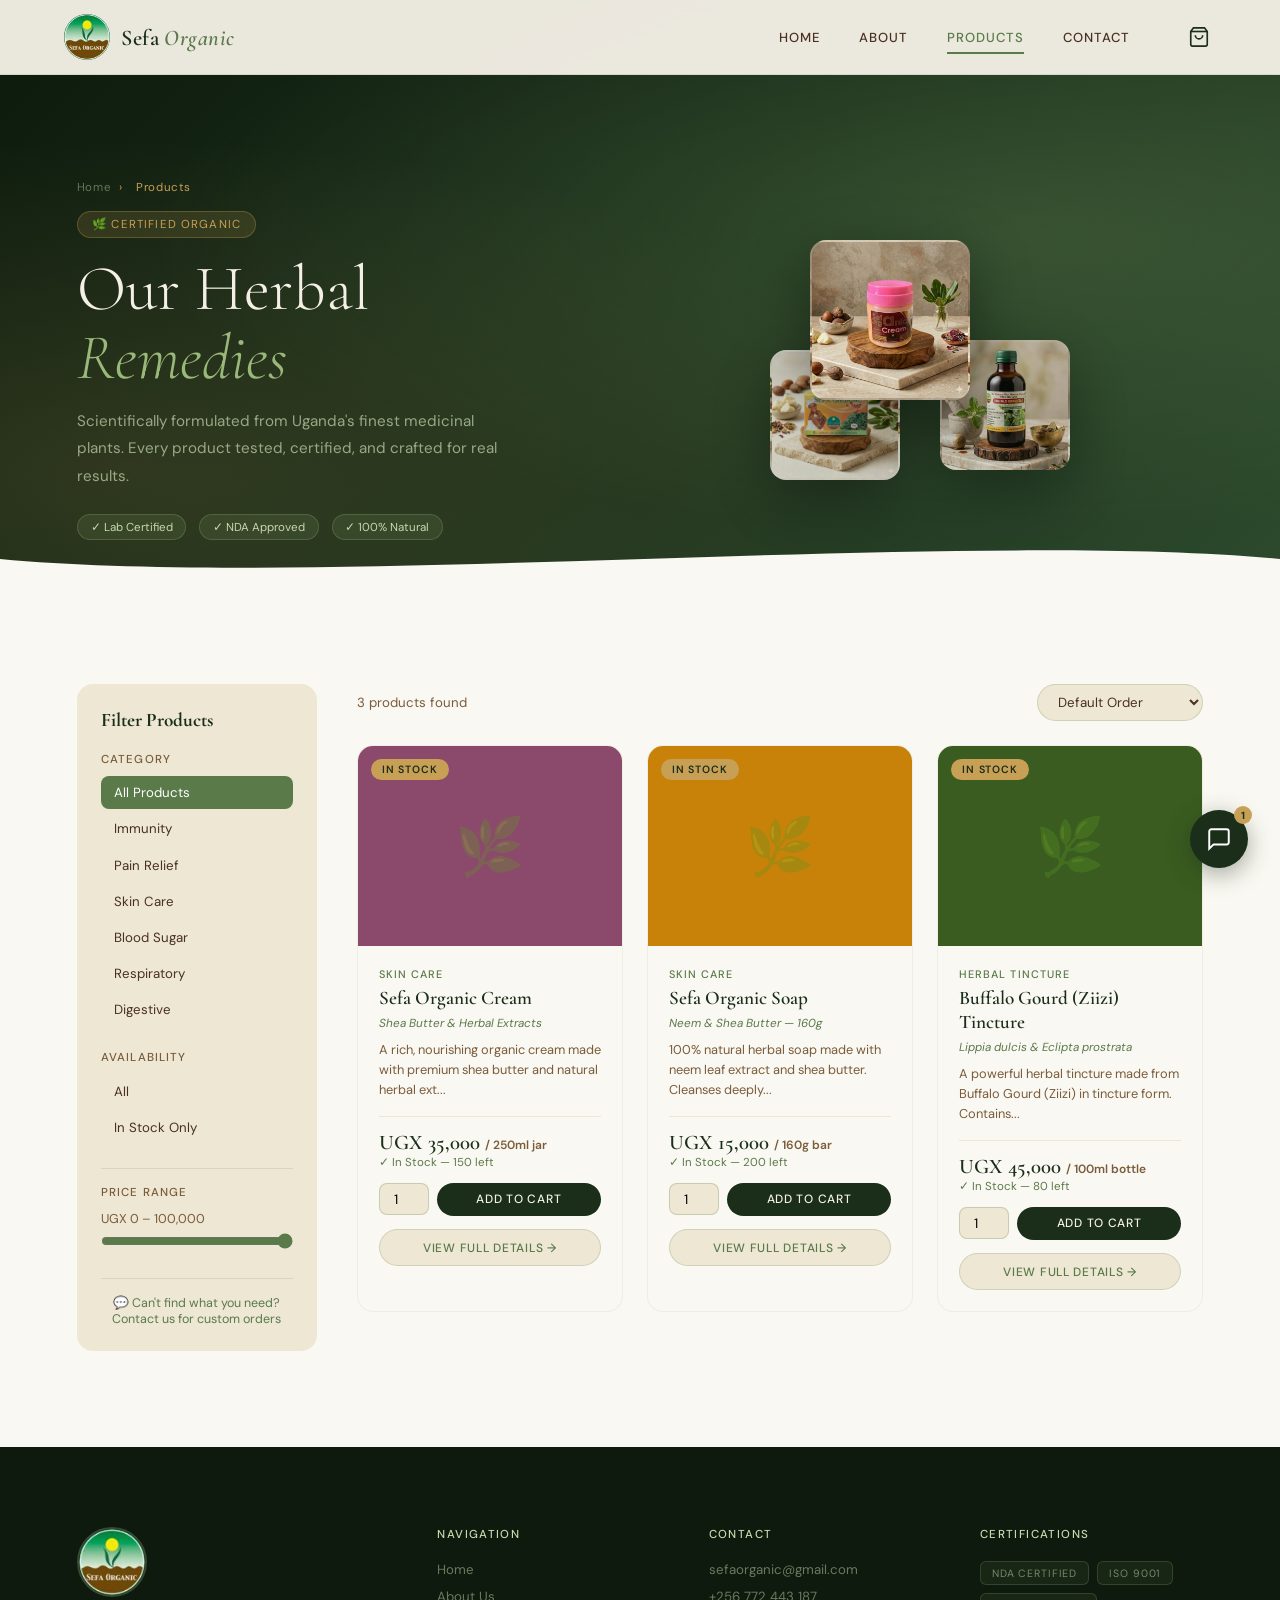
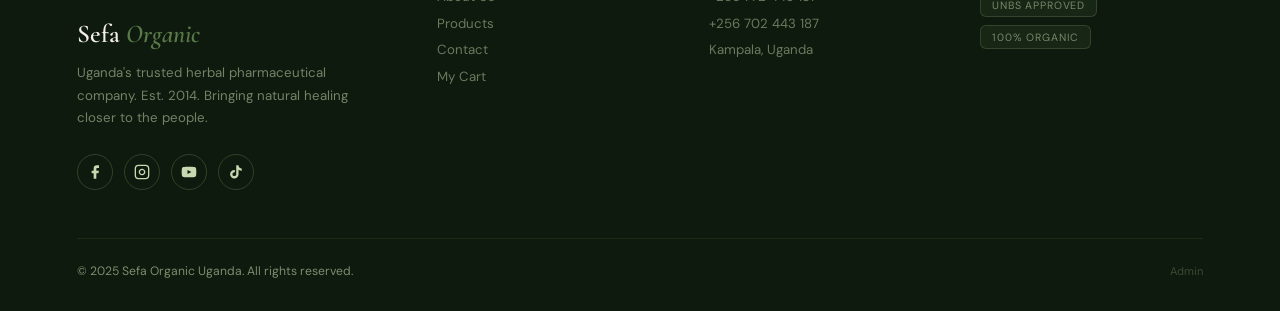
<file: products.html>
<!DOCTYPE html>
<html lang="en">
<head>
<meta charset="UTF-8">
<meta name="viewport" content="width=device-width, initial-scale=1.0">
<title>Products — Sefa Organic Uganda</title>
<link rel="icon" type="image/jpeg" href="[data-uri]">
<link rel="stylesheet" href="style.css">
<style>
.products-layout { display:grid; grid-template-columns:240px 1fr; gap:2.5rem; align-items:start; }
.filter-sidebar { position:sticky; top:calc(var(--nav-h) + 1.5rem); background:var(--parchment); border-radius:16px; padding:1.5rem; }
.filter-sidebar h3 { font-family:'Cormorant Garamond',serif; font-size:1.2rem; color:var(--forest); margin-bottom:1.2rem; }
.filter-group { margin-bottom:1.5rem; }
.filter-group label { display:block; font-size:0.72rem; text-transform:uppercase; letter-spacing:0.1em; color:var(--bark); margin-bottom:0.6rem; font-weight:500; }
.filter-btn { display:block; width:100%; text-align:left; padding:0.5rem 0.8rem; border:none; background:transparent; border-radius:8px; font-size:0.83rem; color:var(--earth); cursor:pointer; font-family:'DM Sans'; transition:all 0.2s; margin-bottom:0.2rem; }
.filter-btn:hover { background:rgba(90,122,74,0.12); color:var(--sage); }
.filter-btn.active { background:var(--sage); color:white; }
.products-header { display:flex; justify-content:space-between; align-items:center; margin-bottom:1.5rem; flex-wrap:wrap; gap:1rem; }
.products-count { font-size:0.83rem; color:var(--bark); }
.products-sort select { padding:0.5rem 1rem; border:1.5px solid rgba(90,122,74,0.2); border-radius:50px; background:var(--parchment); font-family:'DM Sans'; font-size:0.83rem; color:var(--earth); outline:none; cursor:pointer; }
.products-grid-main { display:grid; grid-template-columns:repeat(3,1fr); gap:1.5rem; }
.no-products { grid-column:1/-1; text-align:center; padding:4rem; color:var(--bark); }
.no-products p { font-size:1rem; margin-top:0.5rem; }

/* Product card extend */
.product-card .view-btn { display:block; width:100%; margin-top:0.8rem; text-align:center; padding:0.6rem; background:var(--parchment); border:1px solid rgba(90,122,74,0.2); border-radius:50px; font-size:0.75rem; color:var(--sage); text-decoration:none; transition:all 0.2s; font-weight:500; letter-spacing:0.06em; text-transform:uppercase; }
.product-card .view-btn:hover { background:var(--forest); color:var(--cream); border-color:var(--forest); }
.cart-row { display:flex; gap:0.5rem; align-items:center; margin-top:0.5rem; }
.qty-input { width:50px; text-align:center; padding:0.4rem; border:1px solid rgba(90,122,74,0.25); border-radius:8px; background:var(--parchment); font-family:'DM Sans'; font-size:0.85rem; outline:none; }
.cart-add-btn { flex:1; padding:0.55rem; background:var(--forest); color:var(--cream); border:none; border-radius:50px; font-size:0.75rem; cursor:pointer; font-family:'DM Sans'; transition:background 0.2s; text-transform:uppercase; letter-spacing:0.06em; font-weight:500; }
.cart-add-btn:hover { background:var(--sage); }
.cart-add-btn:disabled { background:#aaa; cursor:not-allowed; }
@media(max-width:1000px) { .products-grid-main { grid-template-columns:repeat(2,1fr); } }
@media(max-width:800px) {
  .products-layout { grid-template-columns:1fr; }
  .filter-sidebar { position:static; }
}
@media(max-width:500px) { .products-grid-main { grid-template-columns:1fr; } }
</style>
</head>
<body>
<div id="nav-placeholder"></div>

<section class="products-hero page-content">
  <div class="products-hero-inner">
    <div class="ph-left">
      <div class="ph-breadcrumb"><a href="index.html">Home</a> <span>›</span> <span>Products</span></div>
      <div class="ph-tag">🌿 Certified Organic</div>
      <h1>Our Herbal<br><em>Remedies</em></h1>
      <p>Scientifically formulated from Uganda's finest medicinal plants. Every product tested, certified, and crafted for real results.</p>
      <div class="ph-badges">
        <span>✓ Lab Certified</span>
        <span>✓ NDA Approved</span>
        <span>✓ 100% Natural</span>
      </div>
    </div>
    <div class="ph-right">
      <div class="ph-floats">
        <div class="ph-float-img ph-f1" id="phero-img1"></div>
        <div class="ph-float-img ph-f2" id="phero-img2"></div>
        <div class="ph-float-img ph-f3" id="phero-img3"></div>
      </div>
    </div>
  </div>
  <div class="ph-wave">
    <svg viewBox="0 0 1440 80" preserveAspectRatio="none"><path fill="#faf8f2" d="M0,40 C360,80 1080,0 1440,40 L1440,80 L0,80 Z"/></svg>
  </div>
</section>
<style>
.products-hero {
  background: linear-gradient(135deg, #0d1a0d 0%, #1a2e1a 50%, #2d4a2d 100%);
  min-height: 52vh; display:flex; flex-direction:column; justify-content:flex-end;
  position:relative; overflow:hidden;
}
.products-hero::before {
  content:''; position:absolute; inset:0;
  background: radial-gradient(ellipse at 80% 40%, rgba(90,122,74,0.4) 0%, transparent 60%),
              radial-gradient(ellipse at 10% 80%, rgba(200,160,85,0.15) 0%, transparent 50%);
}
.products-hero-inner {
  display:grid; grid-template-columns:1fr 1fr; gap:2rem;
  padding: calc(var(--nav-h) + 2rem) 6vw 3rem; position:relative; z-index:2;
  align-items:center;
}
.ph-left { }
.ph-breadcrumb { font-size:0.72rem; color:rgba(200,216,176,0.45); margin-bottom:1rem; letter-spacing:0.05em; }
.ph-breadcrumb a { color:rgba(200,216,176,0.45); text-decoration:none; }
.ph-breadcrumb span { margin:0 0.3rem; color:var(--gold); }
.ph-tag { display:inline-block; background:rgba(200,160,85,0.15); border:1px solid rgba(200,160,85,0.3); color:var(--gold); padding:0.3rem 0.9rem; border-radius:50px; font-size:0.72rem; letter-spacing:0.1em; text-transform:uppercase; margin-bottom:1rem; }
.products-hero h1 { font-family:'Cormorant Garamond',serif; font-size:clamp(2.8rem,5vw,4.5rem); font-weight:300; color:var(--cream); line-height:1.08; margin-bottom:1rem; animation: fadeUp 0.8s ease both; }
.products-hero h1 em { color:var(--leaf); font-style:italic; }
.products-hero p { font-size:0.95rem; color:rgba(200,216,176,0.7); max-width:420px; line-height:1.8; margin-bottom:1.5rem; animation: fadeUp 0.8s 0.2s ease both; }
.ph-badges { display:flex; gap:0.8rem; flex-wrap:wrap; animation: fadeUp 0.8s 0.4s ease both; }
.ph-badges span { background:rgba(154,184,122,0.12); border:1px solid rgba(154,184,122,0.25); color:var(--mist); padding:0.3rem 0.8rem; border-radius:50px; font-size:0.72rem; }
.ph-right { display:flex; align-items:center; justify-content:center; }
.ph-floats { position:relative; width:320px; height:240px; }
.ph-float-img { position:absolute; border-radius:16px; overflow:hidden; background-size:cover; background-position:center; box-shadow:0 20px 60px rgba(0,0,0,0.4); transition:transform 0.3s; border:2px solid rgba(255,255,255,0.1); }
.ph-f1 { width:160px; height:160px; top:0; left:40px; animation:floatA 4s ease-in-out infinite; z-index:3; }
.ph-f2 { width:130px; height:130px; bottom:0; left:0; animation:floatB 5s 1s ease-in-out infinite; z-index:2; opacity:0.85; }
.ph-f3 { width:130px; height:130px; bottom:10px; right:20px; animation:floatA 4.5s 0.5s ease-in-out infinite; z-index:2; opacity:0.85; }
@keyframes floatA { 0%,100%{transform:translateY(0) rotate(-2deg)} 50%{transform:translateY(-12px) rotate(2deg)} }
@keyframes floatB { 0%,100%{transform:translateY(0) rotate(2deg)} 50%{transform:translateY(-8px) rotate(-2deg)} }
.ph-wave { position:absolute; bottom:-1px; left:0; right:0; line-height:0; }
.ph-wave svg { width:100%; height:60px; display:block; }
@media(max-width:800px) { .products-hero-inner{grid-template-columns:1fr;} .ph-right{display:none;} }
</style>
<script>
window.addEventListener('DOMContentLoaded', function() {
  if(typeof IMG_CREAM_SINGLE !== 'undefined') {
    document.getElementById('phero-img1').style.backgroundImage = 'url('+IMG_CREAM_SINGLE+')';
    document.getElementById('phero-img2').style.backgroundImage = 'url('+IMG_SOAP_SINGLE+')';
    document.getElementById('phero-img3').style.backgroundImage = 'url('+IMG_BUFFALO_SINGLE+')';
  }
});
</script>

<section class="section">
  <div class="products-layout">
    <!-- FILTER SIDEBAR -->
    <div class="filter-sidebar">
      <h3>Filter Products</h3>
      <div class="filter-group">
        <label>Category</label>
        <button class="filter-btn active" onclick="filterProducts('all', this)">All Products</button>
        <button class="filter-btn" onclick="filterProducts('Immunity', this)">Immunity</button>
        <button class="filter-btn" onclick="filterProducts('Pain Relief', this)">Pain Relief</button>
        <button class="filter-btn" onclick="filterProducts('Skin Care', this)">Skin Care</button>
        <button class="filter-btn" onclick="filterProducts('Blood Sugar', this)">Blood Sugar</button>
        <button class="filter-btn" onclick="filterProducts('Respiratory', this)">Respiratory</button>
        <button class="filter-btn" onclick="filterProducts('Digestive', this)">Digestive</button>
      </div>
      <div class="filter-group">
        <label>Availability</label>
        <button class="filter-btn active-all" onclick="filterStock('all', this)">All</button>
        <button class="filter-btn" onclick="filterStock('instock', this)">In Stock Only</button>
      </div>
      <div class="filter-group" style="border-top:1px solid rgba(90,122,74,0.15);padding-top:1rem">
        <label>Price Range</label>
        <div style="font-size:0.8rem;color:var(--bark);margin-bottom:0.4rem">UGX <span id="price-min">0</span> – <span id="price-max">100,000</span></div>
        <input type="range" min="0" max="100000" step="5000" value="100000" oninput="filterPrice(this.value)" style="width:100%;accent-color:var(--sage)">
      </div>
      <div style="border-top:1px solid rgba(90,122,74,0.15);padding-top:1rem;margin-top:0.5rem">
        <a href="contact.html" style="display:block;text-align:center;font-size:0.78rem;color:var(--sage);text-decoration:none;">💬 Can't find what you need?<br>Contact us for custom orders</a>
      </div>
    </div>

    <!-- PRODUCTS GRID -->
    <div>
      <div class="products-header">
        <div class="products-count" id="products-count">Loading products...</div>
        <div class="products-sort">
          <select onchange="sortProducts(this.value)">
            <option value="default">Default Order</option>
            <option value="price-asc">Price: Low to High</option>
            <option value="price-desc">Price: High to Low</option>
            <option value="name">Name A–Z</option>
          </select>
        </div>
      </div>
      <div class="products-grid-main" id="products-grid"></div>
    </div>
  </div>
</section>

<div id="footer-placeholder"></div>
<div id="chatbot-placeholder"></div>
<div id="toast">✅ Added to cart!</div>

<script src="images.js"></script>
<script src="shared.js"></script>
<script>
document.getElementById('nav-placeholder').innerHTML = renderHeader('Products');
document.getElementById('footer-placeholder').innerHTML = renderFooter();
document.getElementById('chatbot-placeholder').innerHTML = renderChatbot();
updateCartBadge();
initReveal();

let allProducts = [];
let activeCategory = 'all';
let activeStock = 'all';
let maxPrice = 100000;
let sortOrder = 'default';

function loadProducts() {
  allProducts = initProducts ? initProducts() : getProducts();
  renderProducts();
}

function getFilteredProducts() {
  let list = [...allProducts];
  if(activeCategory !== 'all') list = list.filter(p => p.category === activeCategory);
  if(activeStock === 'instock') list = list.filter(p => p.inStock);
  list = list.filter(p => p.price <= maxPrice);
  if(sortOrder === 'price-asc') list.sort((a,b)=>a.price-b.price);
  else if(sortOrder === 'price-desc') list.sort((a,b)=>b.price-a.price);
  else if(sortOrder === 'name') list.sort((a,b)=>a.name.localeCompare(b.name));
  return list;
}

function renderProducts() {
  const list = getFilteredProducts();
  const grid = document.getElementById('products-grid');
  document.getElementById('products-count').textContent = list.length + ' product' + (list.length!==1?'s':'') + ' found';
  if(list.length === 0) {
    grid.innerHTML = '<div class="no-products"><div style="font-size:3rem">🌿</div><p>No products found matching your filters.</p></div>';
    return;
  }
  grid.innerHTML = list.map(p => `
    <div class="product-card reveal">
      <div class="product-img-block" style="background:${p.color};cursor:pointer;" onclick="location.href='product.html?id=${p.id}'">
        ${p.inStock ? '<span class="product-badge">In Stock</span>' : '<span class="out-of-stock-badge">Out of Stock</span>'}
        <div style="font-size:3.5rem;color:rgba(255,255,255,0.3)">🌿</div>
      </div>
      <div class="product-info">
        <div style="font-size:0.68rem;text-transform:uppercase;letter-spacing:0.1em;color:var(--sage);margin-bottom:0.3rem;font-weight:500">${p.category}</div>
        <h3>${p.name}</h3>
        <div class="product-herb-tag">${p.herb}</div>
        <p class="product-desc-short">${p.description.substring(0,85)}...</p>
        <div class="product-footer">
          <div>
            <div class="product-price">UGX ${p.price.toLocaleString()} <span>/ ${p.unit}</span></div>
            <div class="stock-status ${p.inStock?'stock-in':'stock-out'}">${p.inStock?'✓ In Stock — '+p.stockQty+' left':'✗ Out of Stock'}</div>
          </div>
        </div>
        <div class="cart-row" style="margin-top:0.8rem">
          <input type="number" class="qty-input" value="1" min="1" max="50" id="qty-${p.id}">
          <button class="cart-add-btn" ${!p.inStock?'disabled':''} onclick="addFromGrid(${p.id})">${p.inStock?'Add to Cart':'Out of Stock'}</button>
        </div>
        <a href="product.html?id=${p.id}" class="view-btn">View Full Details →</a>
      </div>
    </div>
  `).join('');
  initReveal();
}

function addFromGrid(id) {
  const qtyEl = document.getElementById('qty-'+id);
  const qty = parseInt(qtyEl.value) || 1;
  addToCart(id, qty);
  const toast = document.getElementById('toast');
  toast.classList.add('show');
  setTimeout(()=>toast.classList.remove('show'), 2500);
}

function filterProducts(cat, btn) {
  activeCategory = cat;
  document.querySelectorAll('.filter-sidebar .filter-btn').forEach(b => b.classList.remove('active'));
  btn.classList.add('active');
  renderProducts();
}
function filterStock(val, btn) {
  activeStock = val;
  renderProducts();
}
function filterPrice(val) {
  maxPrice = parseInt(val);
  document.getElementById('price-max').textContent = parseInt(val).toLocaleString();
  renderProducts();
}
function sortProducts(val) {
  sortOrder = val;
  renderProducts();
}

loadProducts();
</script>
</body>
</html>
</file>
<file: style.css>
/* ══════════════════════════════════════════════
   SEFA ORGANIC — MASTER STYLESHEET
   ══════════════════════════════════════════════ */
@import url('https://fonts.googleapis.com/css2?family=Cormorant+Garamond:ital,wght@0,300;0,400;0,600;1,300;1,400&family=DM+Sans:wght@300;400;500&display=swap');

:root {
  --forest: #1a2e1a;
  --moss: #2d4a2d;
  --sage: #5a7a4a;
  --herb: #7a9a5a;
  --leaf: #9ab87a;
  --mist: #c8d8b0;
  --cream: #f4f0e6;
  --parchment: #ede7d3;
  --bark: #7a5c3a;
  --earth: #4a3020;
  --gold: #c8a055;
  --gold-light: #e0c080;
  --white: #faf8f2;
  --nav-h: 74px;
}

*, *::before, *::after { margin:0; padding:0; box-sizing:border-box; }
html { scroll-behavior:smooth; }
body { font-family:'DM Sans',sans-serif; background:var(--white); color:var(--forest); overflow-x:hidden; }

/* ── NAV ── */
#main-nav {
  position:fixed; top:0; left:0; right:0; z-index:1000;
  background:rgba(244,240,230,0.96); backdrop-filter:blur(16px);
  border-bottom:1px solid rgba(90,122,74,0.15);
  animation: navSlide 0.6s ease both;
}
@keyframes navSlide { from{transform:translateY(-100%); opacity:0} to{transform:none;opacity:1} }
.nav-inner {
  display:flex; align-items:center; gap:2rem;
  padding:0.8rem 5vw; height:var(--nav-h);
}
.nav-brand { display:flex; align-items:center; gap:0.7rem; text-decoration:none; flex-shrink:0; }
.nav-logo-img { width:46px; height:46px; border-radius:50%; object-fit:cover; transition:transform 0.4s; }
.nav-brand:hover .nav-logo-img { transform:rotate(10deg) scale(1.05); }
.nav-brand-text { font-family:'Cormorant Garamond',serif; font-size:1.4rem; font-weight:600; color:var(--forest); letter-spacing:0.02em; }
.nav-brand-text em { color:var(--sage); font-style:italic; }
.nav-links { display:flex; gap:0; list-style:none; margin-left:auto; }
.nav-links a { display:block; padding:0.5rem 1.2rem; font-size:0.82rem; letter-spacing:0.08em; text-transform:uppercase; color:var(--earth); text-decoration:none; font-weight:500; transition:color 0.2s; position:relative; }
.nav-links a::after { content:''; position:absolute; bottom:0; left:50%; right:50%; height:2px; background:var(--sage); transition:all 0.3s; }
.nav-links a:hover::after, .nav-links a.active::after { left:1.2rem; right:1.2rem; }
.nav-links a:hover, .nav-links a.active { color:var(--sage); }
.nav-actions { display:flex; align-items:center; gap:1rem; }
.cart-btn { position:relative; color:var(--forest); text-decoration:none; display:flex; align-items:center; padding:0.4rem; transition:color 0.2s; }
.cart-btn:hover { color:var(--sage); }
.cart-badge { position:absolute; top:-6px; right:-6px; background:var(--gold); color:var(--forest); width:18px; height:18px; border-radius:50%; font-size:0.65rem; font-weight:700; align-items:center; justify-content:center; }
.nav-toggle { display:none; background:none; border:none; font-size:1.4rem; cursor:pointer; color:var(--forest); padding:0.3rem; }
.nav-mobile { display:none; flex-direction:column; background:var(--cream); padding:1rem 5vw 2rem; list-style:none; border-top:1px solid rgba(90,122,74,0.15); }
.nav-mobile.open { display:flex; }
.nav-mobile li a { display:block; padding:0.8rem 0; font-size:0.9rem; color:var(--earth); text-decoration:none; border-bottom:1px solid rgba(90,122,74,0.1); }

/* ── PAGE WRAPPER ── */
.page-content { padding-top:var(--nav-h); min-height:100vh; }

/* ── BUTTONS ── */
.btn-primary { background:var(--forest); color:var(--cream); padding:0.9rem 2rem; border-radius:50px; font-size:0.83rem; letter-spacing:0.08em; text-transform:uppercase; text-decoration:none; font-weight:500; display:inline-block; transition:all 0.25s; border:none; cursor:pointer; font-family:'DM Sans'; }
.btn-primary:hover { background:var(--sage); transform:translateY(-2px); box-shadow:0 8px 24px rgba(90,122,74,0.3); }
.btn-gold { background:var(--gold); color:var(--forest); padding:0.9rem 2rem; border-radius:50px; font-size:0.83rem; letter-spacing:0.08em; text-transform:uppercase; text-decoration:none; font-weight:600; display:inline-block; transition:all 0.25s; border:none; cursor:pointer; font-family:'DM Sans'; }
.btn-gold:hover { background:var(--gold-light); transform:translateY(-2px); box-shadow:0 8px 24px rgba(200,160,85,0.35); }
.btn-ghost { background:transparent; color:var(--forest); padding:0.9rem 2rem; border-radius:50px; font-size:0.83rem; letter-spacing:0.08em; text-transform:uppercase; text-decoration:none; font-weight:500; display:inline-block; transition:all 0.25s; border:1.5px solid rgba(26,46,26,0.3); cursor:pointer; font-family:'DM Sans'; }
.btn-ghost:hover { border-color:var(--sage); color:var(--sage); }

/* ── TYPOGRAPHY ── */
h1,h2,h3,h4 { font-family:'Cormorant Garamond',serif; }
.section-tag { font-size:0.72rem; letter-spacing:0.2em; text-transform:uppercase; color:var(--sage); font-weight:500; margin-bottom:0.8rem; display:flex; align-items:center; gap:0.8rem; }
.section-tag::after { content:''; flex:0 0 36px; height:1px; background:var(--sage); }
.section-title { font-size:clamp(2rem,3.5vw,3rem); font-weight:300; line-height:1.2; color:var(--forest); margin-bottom:1.2rem; }
.section-title em { font-style:italic; color:var(--sage); }

/* ── SCROLL REVEAL ── */
.reveal { opacity:0; transform:translateY(28px); transition:opacity 0.8s ease, transform 0.8s ease; }
.reveal.visible { opacity:1; transform:none; }
.reveal-left { opacity:0; transform:translateX(-30px); transition:opacity 0.8s ease, transform 0.8s ease; }
.reveal-left.visible { opacity:1; transform:none; }
.reveal-right { opacity:0; transform:translateX(30px); transition:opacity 0.8s ease, transform 0.8s ease; }
.reveal-right.visible { opacity:1; transform:none; }

/* ── FOOTER ── */
footer { background:#0d1a0d; padding:5rem 6vw 2rem; color:rgba(200,216,176,0.6); }
.footer-grid { display:grid; grid-template-columns:1.4fr 1fr 1fr 1fr; gap:3rem; margin-bottom:3rem; }
.footer-brand p { font-size:0.83rem; line-height:1.7; margin-bottom:1.5rem; color:rgba(200,216,176,0.55); }
.footer-logo-text { font-family:'Cormorant Garamond',serif; font-size:1.6rem; font-weight:600; color:var(--cream); margin-bottom:0.8rem; }
.footer-logo-text em { color:var(--sage); font-style:italic; }
.footer-social { display:flex; gap:0.7rem; }
.footer-social a { width:36px; height:36px; border-radius:50%; border:1px solid rgba(154,184,122,0.25); display:flex; align-items:center; justify-content:center; color:var(--mist); text-decoration:none; transition:all 0.2s; }
.footer-social a:hover { border-color:var(--sage); background:rgba(90,122,74,0.25); color:white; }
.footer-col h4 { font-family:'DM Sans'; font-size:0.72rem; text-transform:uppercase; letter-spacing:0.12em; color:var(--mist); margin-bottom:1.2rem; font-weight:500; }
.footer-col ul { list-style:none; display:flex; flex-direction:column; gap:0.6rem; }
.footer-col ul li a, .footer-col ul li { font-size:0.83rem; color:rgba(200,216,176,0.5); text-decoration:none; transition:color 0.2s; }
.footer-col ul li a:hover { color:var(--leaf); }
.cert-grid { display:flex; flex-wrap:wrap; gap:0.5rem; }
.cert { background:rgba(154,184,122,0.08); border:1px solid rgba(154,184,122,0.2); border-radius:6px; padding:0.28rem 0.7rem; font-size:0.66rem; letter-spacing:0.08em; text-transform:uppercase; color:rgba(200,216,176,0.55); }
.footer-bottom { border-top:1px solid rgba(154,184,122,0.1); padding-top:1.5rem; display:flex; justify-content:space-between; align-items:center; font-size:0.76rem; flex-wrap:wrap; gap:0.5rem; }

/* ── CHATBOT ── */
#chatbot-fab { position:fixed; bottom:2rem; right:2rem; z-index:999; width:58px; height:58px; background:var(--forest); color:white; border-radius:50%; display:flex; align-items:center; justify-content:center; cursor:pointer; box-shadow:0 6px 24px rgba(26,46,26,0.4); transition:all 0.3s; animation:chatPop 0.5s 1.5s both; }
@keyframes chatPop { from{transform:scale(0)} to{transform:scale(1)} }
#chatbot-fab:hover { background:var(--sage); transform:scale(1.08); }
.chat-unread { position:absolute; top:-4px; right:-4px; background:var(--gold); color:var(--forest); width:18px; height:18px; border-radius:50%; font-size:0.65rem; font-weight:700; display:flex; align-items:center; justify-content:center; }
#chatbot-window { position:fixed; bottom:6rem; right:2rem; z-index:1000; width:340px; max-height:500px; background:var(--white); border-radius:20px; box-shadow:0 20px 60px rgba(26,46,26,0.25); flex-direction:column; overflow:hidden; animation:chatSlide 0.3s ease; }
@keyframes chatSlide { from{opacity:0;transform:translateY(20px)} to{opacity:1;transform:none} }
.chat-header { background:var(--forest); color:white; padding:1rem 1.2rem; display:flex; align-items:center; gap:0.8rem; }
.chat-messages { flex:1; overflow-y:auto; padding:1rem; display:flex; flex-direction:column; gap:0.8rem; min-height:200px; max-height:260px; }
.chat-msg { display:flex; }
.chat-msg.user { justify-content:flex-end; }
.chat-bubble { padding:0.7rem 1rem; border-radius:18px; font-size:0.83rem; line-height:1.5; max-width:85%; }
.chat-msg.bot .chat-bubble { background:var(--parchment); color:var(--forest); border-bottom-left-radius:4px; }
.chat-msg.user .chat-bubble { background:var(--forest); color:var(--cream); border-bottom-right-radius:4px; }
.chat-quick { padding:0.6rem 1rem; display:flex; gap:0.4rem; flex-wrap:wrap; border-top:1px solid var(--parchment); }
.chat-quick button { background:var(--parchment); border:1px solid rgba(90,122,74,0.2); border-radius:50px; padding:0.3rem 0.8rem; font-size:0.72rem; cursor:pointer; color:var(--earth); font-family:'DM Sans'; transition:all 0.2s; }
.chat-quick button:hover { background:var(--sage); color:white; border-color:transparent; }
.chat-input-row { display:flex; padding:0.8rem 1rem; gap:0.5rem; border-top:1px solid var(--parchment); }
.chat-input-row input { flex:1; padding:0.6rem 1rem; border:1px solid rgba(90,122,74,0.2); border-radius:50px; background:var(--parchment); font-family:'DM Sans'; font-size:0.85rem; color:var(--forest); outline:none; }
.chat-input-row input:focus { border-color:var(--sage); }
.chat-input-row button { width:36px; height:36px; background:var(--sage); border:none; border-radius:50%; color:white; cursor:pointer; display:flex; align-items:center; justify-content:center; transition:background 0.2s; }
.chat-input-row button:hover { background:var(--forest); }

/* ── PRODUCT CARDS ── */
.product-card { background:var(--white); border-radius:16px; overflow:hidden; transition:transform 0.3s, box-shadow 0.3s; cursor:pointer; border:1px solid rgba(90,122,74,0.08); }
.product-card:hover { transform:translateY(-6px); box-shadow:0 20px 50px rgba(26,46,26,0.12); }
.product-img-block { height:200px; display:flex; align-items:center; justify-content:center; position:relative; overflow:hidden; }
.product-img-block img { width:100%; height:100%; object-fit:cover; }
.product-badge { position:absolute; top:0.8rem; left:0.8rem; background:var(--gold); color:var(--forest); font-size:0.66rem; letter-spacing:0.08em; text-transform:uppercase; padding:0.25rem 0.7rem; border-radius:50px; font-weight:600; }
.out-of-stock-badge { position:absolute; top:0.8rem; left:0.8rem; background:#cc4444; color:white; font-size:0.66rem; letter-spacing:0.08em; text-transform:uppercase; padding:0.25rem 0.7rem; border-radius:50px; font-weight:600; }
.product-info { padding:1.3rem; }
.product-info h3 { font-size:1.2rem; font-weight:600; color:var(--forest); margin-bottom:0.3rem; }
.product-herb-tag { font-size:0.73rem; color:var(--sage); font-style:italic; margin-bottom:0.6rem; }
.product-desc-short { font-size:0.8rem; color:var(--bark); line-height:1.55; margin-bottom:1rem; }
.product-footer { display:flex; align-items:center; justify-content:space-between; padding-top:0.8rem; border-top:1px solid var(--parchment); }
.product-price { font-family:'Cormorant Garamond',serif; font-size:1.3rem; font-weight:600; color:var(--forest); }
.product-price span { font-size:0.75rem; color:var(--bark); font-family:'DM Sans'; }
.stock-status { font-size:0.72rem; }
.stock-in { color:var(--sage); }
.stock-out { color:#cc4444; }

/* ── FORMS ── */
.form-group { display:flex; flex-direction:column; gap:0.4rem; margin-bottom:1rem; }
.form-group label { font-size:0.73rem; text-transform:uppercase; letter-spacing:0.08em; color:var(--bark); font-weight:500; }
.form-group input, .form-group select, .form-group textarea {
  padding:0.8rem 1rem; border:1.5px solid rgba(90,122,74,0.2); border-radius:10px;
  background:var(--parchment); font-size:0.9rem; color:var(--forest);
  font-family:'DM Sans'; outline:none; transition:border-color 0.2s, box-shadow 0.2s;
}
.form-group input:focus, .form-group select:focus, .form-group textarea:focus {
  border-color:var(--sage); box-shadow:0 0 0 3px rgba(90,122,74,0.1);
}
.form-group textarea { resize:vertical; min-height:100px; }
.form-row { display:grid; grid-template-columns:1fr 1fr; gap:1rem; }

/* ── STARS ── */
.stars { color:var(--gold); font-size:0.85rem; }

/* ── PARTICLE BG ── */
.particles-bg { position:absolute; inset:0; overflow:hidden; pointer-events:none; }
.particle { position:absolute; border-radius:50%; background:rgba(154,184,122,0.15); animation:particleFloat linear infinite; }

@keyframes particleFloat {
  0% { transform:translateY(100vh) rotate(0deg); opacity:0; }
  10% { opacity:1; }
  90% { opacity:1; }
  100% { transform:translateY(-100px) rotate(720deg); opacity:0; }
}

/* ── PAGE HERO BANNER ── */
.page-hero { background:var(--forest); padding:5rem 6vw 4rem; position:relative; overflow:hidden; }
.page-hero::before { content:''; position:absolute; inset:0; background:radial-gradient(ellipse at 70% 50%, rgba(90,122,74,0.3) 0%, transparent 70%); }
.page-hero-content { position:relative; z-index:1; }
.page-hero h1 { font-family:'Cormorant Garamond',serif; font-size:clamp(2.5rem,5vw,4.5rem); font-weight:300; color:var(--cream); line-height:1.1; margin-bottom:1rem; }
.page-hero h1 em { color:var(--leaf); font-style:italic; }
.page-hero p { font-size:1rem; color:rgba(200,216,176,0.75); max-width:500px; line-height:1.8; }
.breadcrumb { display:flex; align-items:center; gap:0.5rem; font-size:0.75rem; color:rgba(200,216,176,0.5); margin-bottom:1.5rem; }
.breadcrumb a { color:rgba(200,216,176,0.5); text-decoration:none; transition:color 0.2s; }
.breadcrumb a:hover { color:var(--leaf); }
.breadcrumb span { color:var(--gold); }

/* ── SECTION PADDING ── */
.section { padding:6rem 6vw; }
.section-sm { padding:4rem 6vw; }
.section-dark { background:var(--forest); }
.section-parchment { background:var(--parchment); }
.section-cream { background:var(--cream); }

/* ── RESPONSIVE ── */
@media(max-width:900px) {
  .nav-links { display:none; }
  .nav-toggle { display:block; }
  .footer-grid { grid-template-columns:1fr 1fr; gap:2rem; }
  .form-row { grid-template-columns:1fr; }
}
@media(max-width:600px) {
  .footer-grid { grid-template-columns:1fr; }
  #chatbot-window { width:calc(100vw - 2rem); right:1rem; }
  #chatbot-fab { right:1rem; bottom:1rem; }
}

/* ── TOAST ── */
#toast { position:fixed; bottom:6rem; left:50%; transform:translateX(-50%) translateY(20px); background:var(--forest); color:var(--cream); padding:0.8rem 1.8rem; border-radius:50px; font-size:0.85rem; z-index:9999; opacity:0; transition:all 0.4s; pointer-events:none; white-space:nowrap; }
#toast.show { opacity:1; transform:translateX(-50%) translateY(0); }

/* ── LOADING SPINNER ── */
.spinner { width:40px; height:40px; border:3px solid var(--parchment); border-top-color:var(--sage); border-radius:50%; animation:spin 0.8s linear infinite; }
@keyframes spin { to{transform:rotate(360deg)} }
</file>
